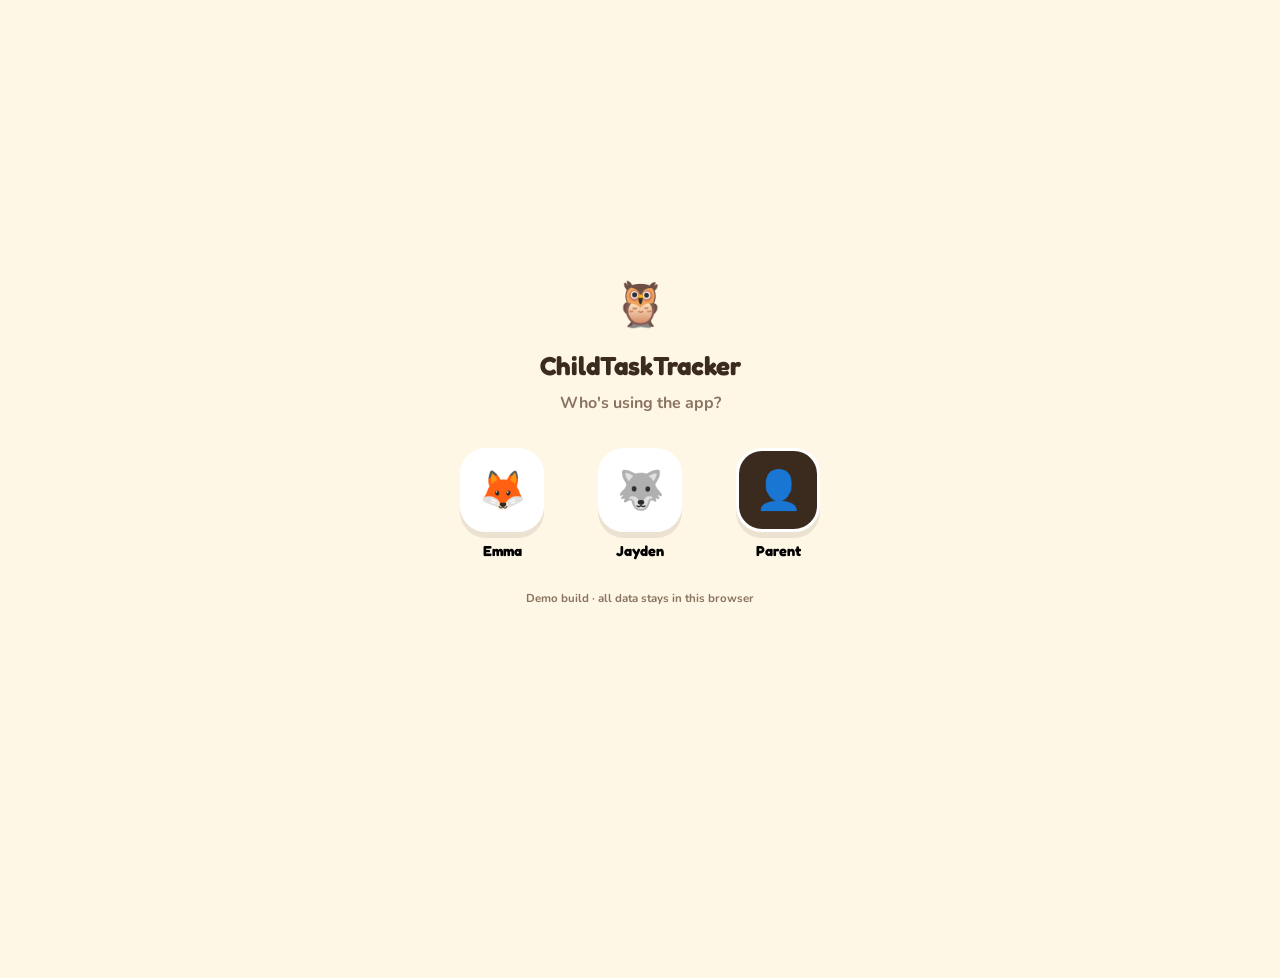
<file: index.html>
<!doctype html>
<html lang="en">
<head>
<meta charset="UTF-8">
<title>ChildTaskTracker</title>
<meta name="viewport" content="width=device-width, initial-scale=1, viewport-fit=cover">
<meta name="description" content="A playful chore and rewards tracker for kids and parents.">
<link rel="icon" href="data:image/svg+xml,<svg xmlns=%22http://www.w3.org/2000/svg%22 viewBox=%220 0 100 100%22><text y=%22.9em%22 font-size=%2290%22>🦉</text></svg>">
<link rel="preconnect" href="https://fonts.googleapis.com">
<link rel="preconnect" href="https://fonts.gstatic.com" crossorigin>
<link href="https://fonts.googleapis.com/css2?family=Fredoka:wght@500;600;700&family=Nunito:wght@400;600;700;800&display=swap" rel="stylesheet">
<link rel="stylesheet" href="styles.css?v=4">
</head>
<body>
  <div id="app" role="main"></div>
  <div id="toast-root" aria-live="polite"></div>
  <div id="modal-root"></div>
  <script src="ai.js?v=4"></script>
  <script src="app.js?v=4"></script>
</body>
</html>
</file>
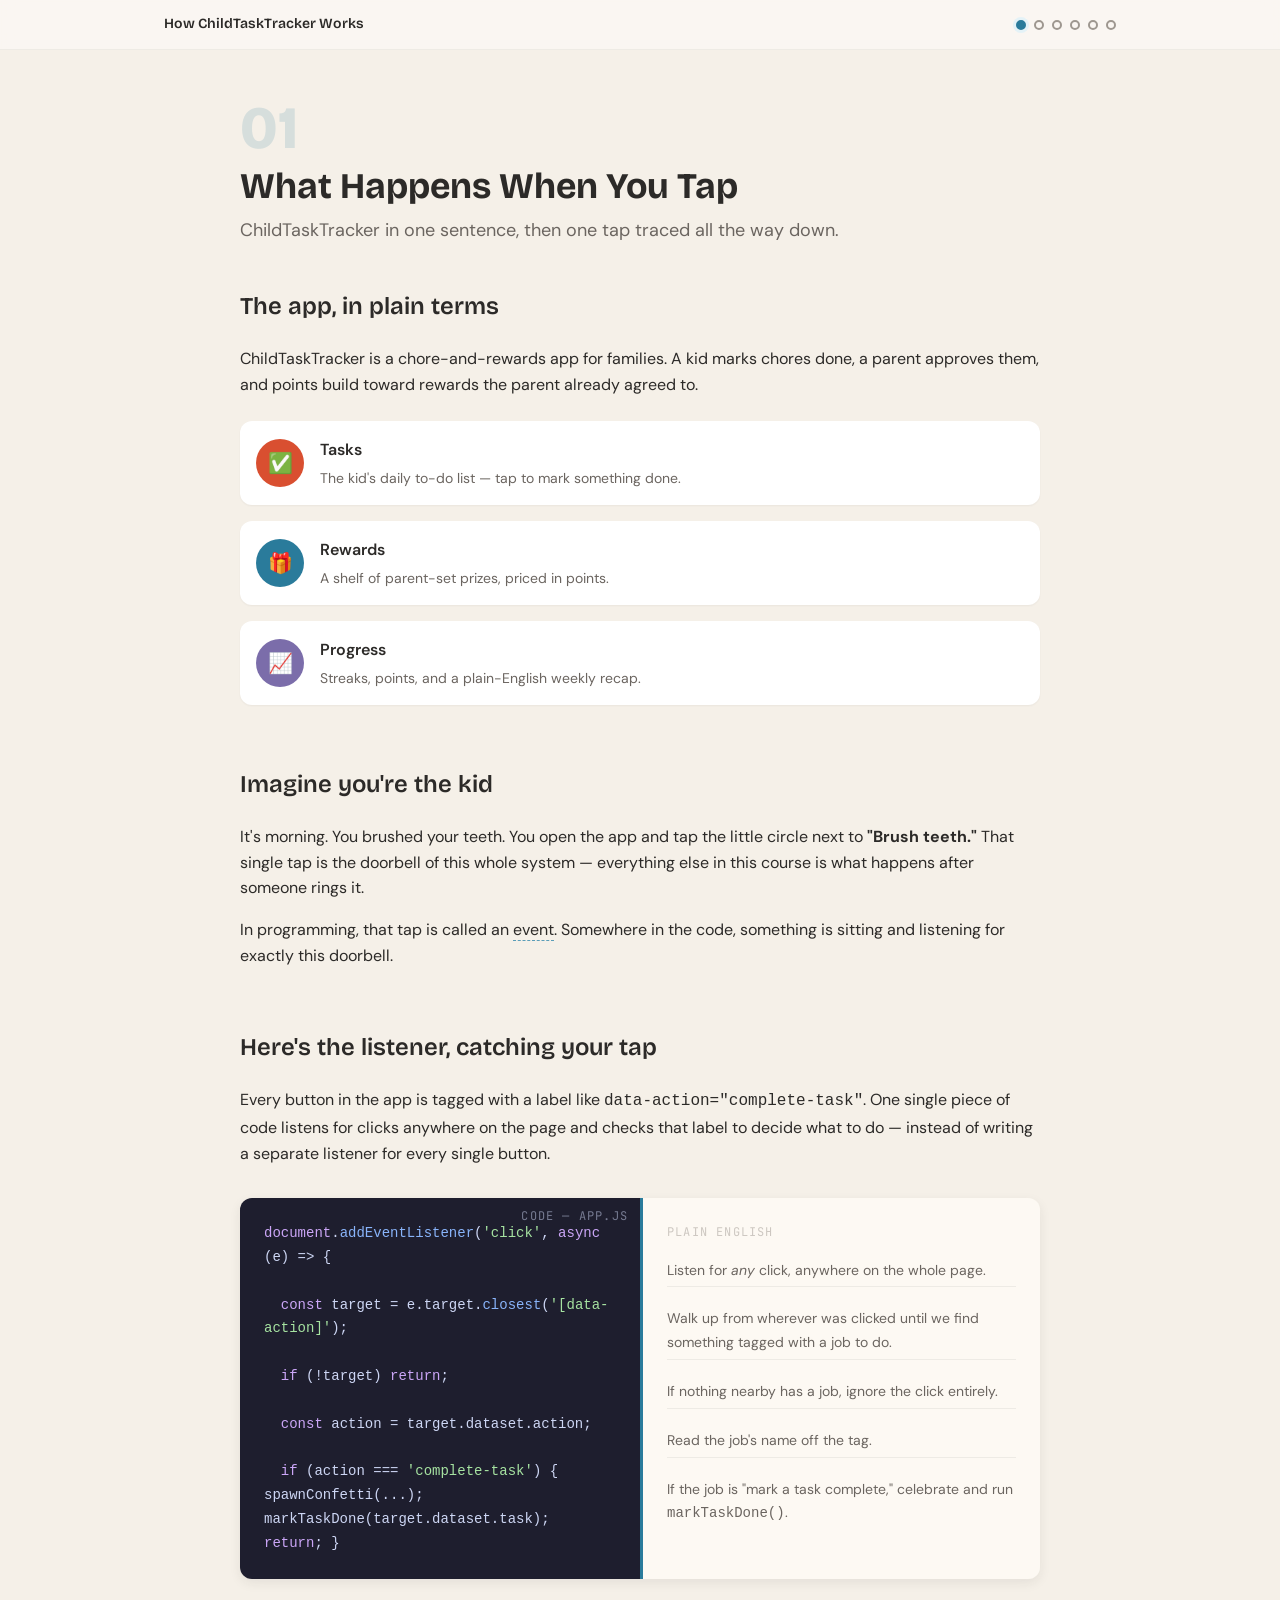
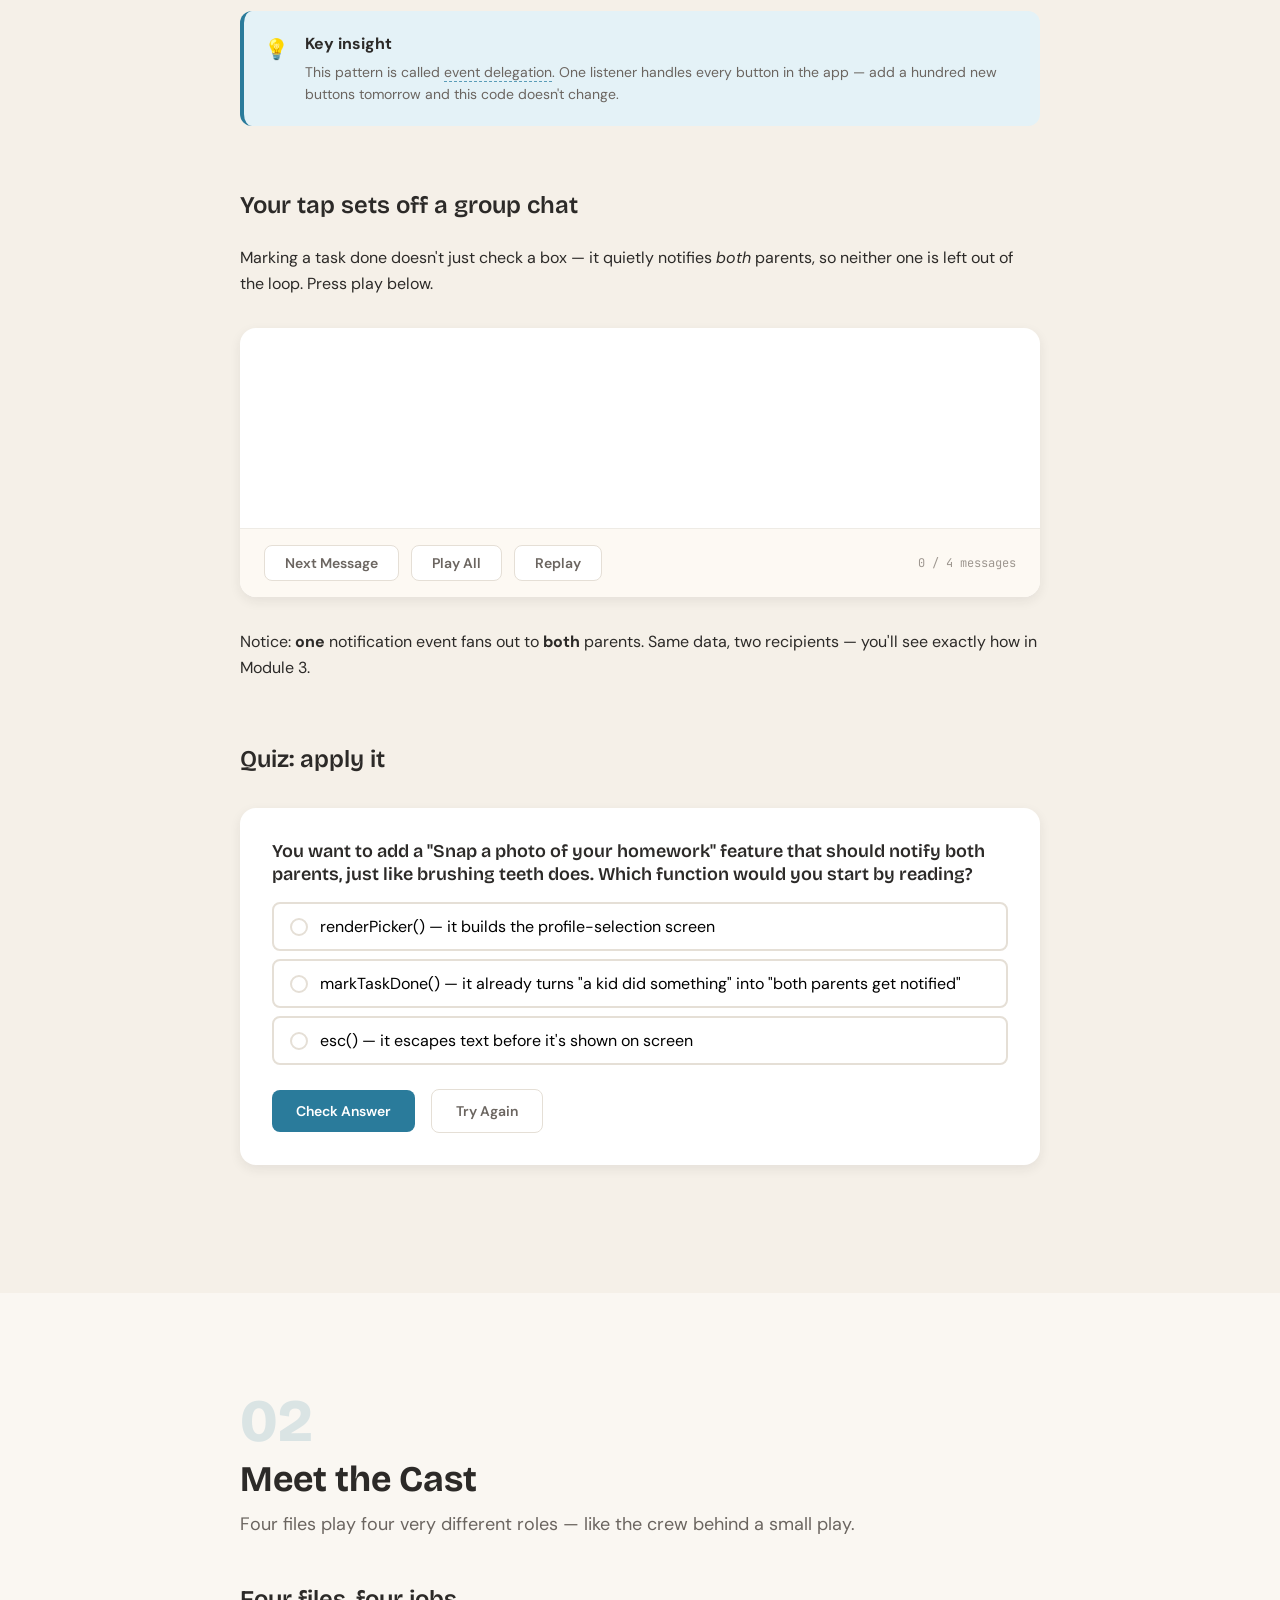
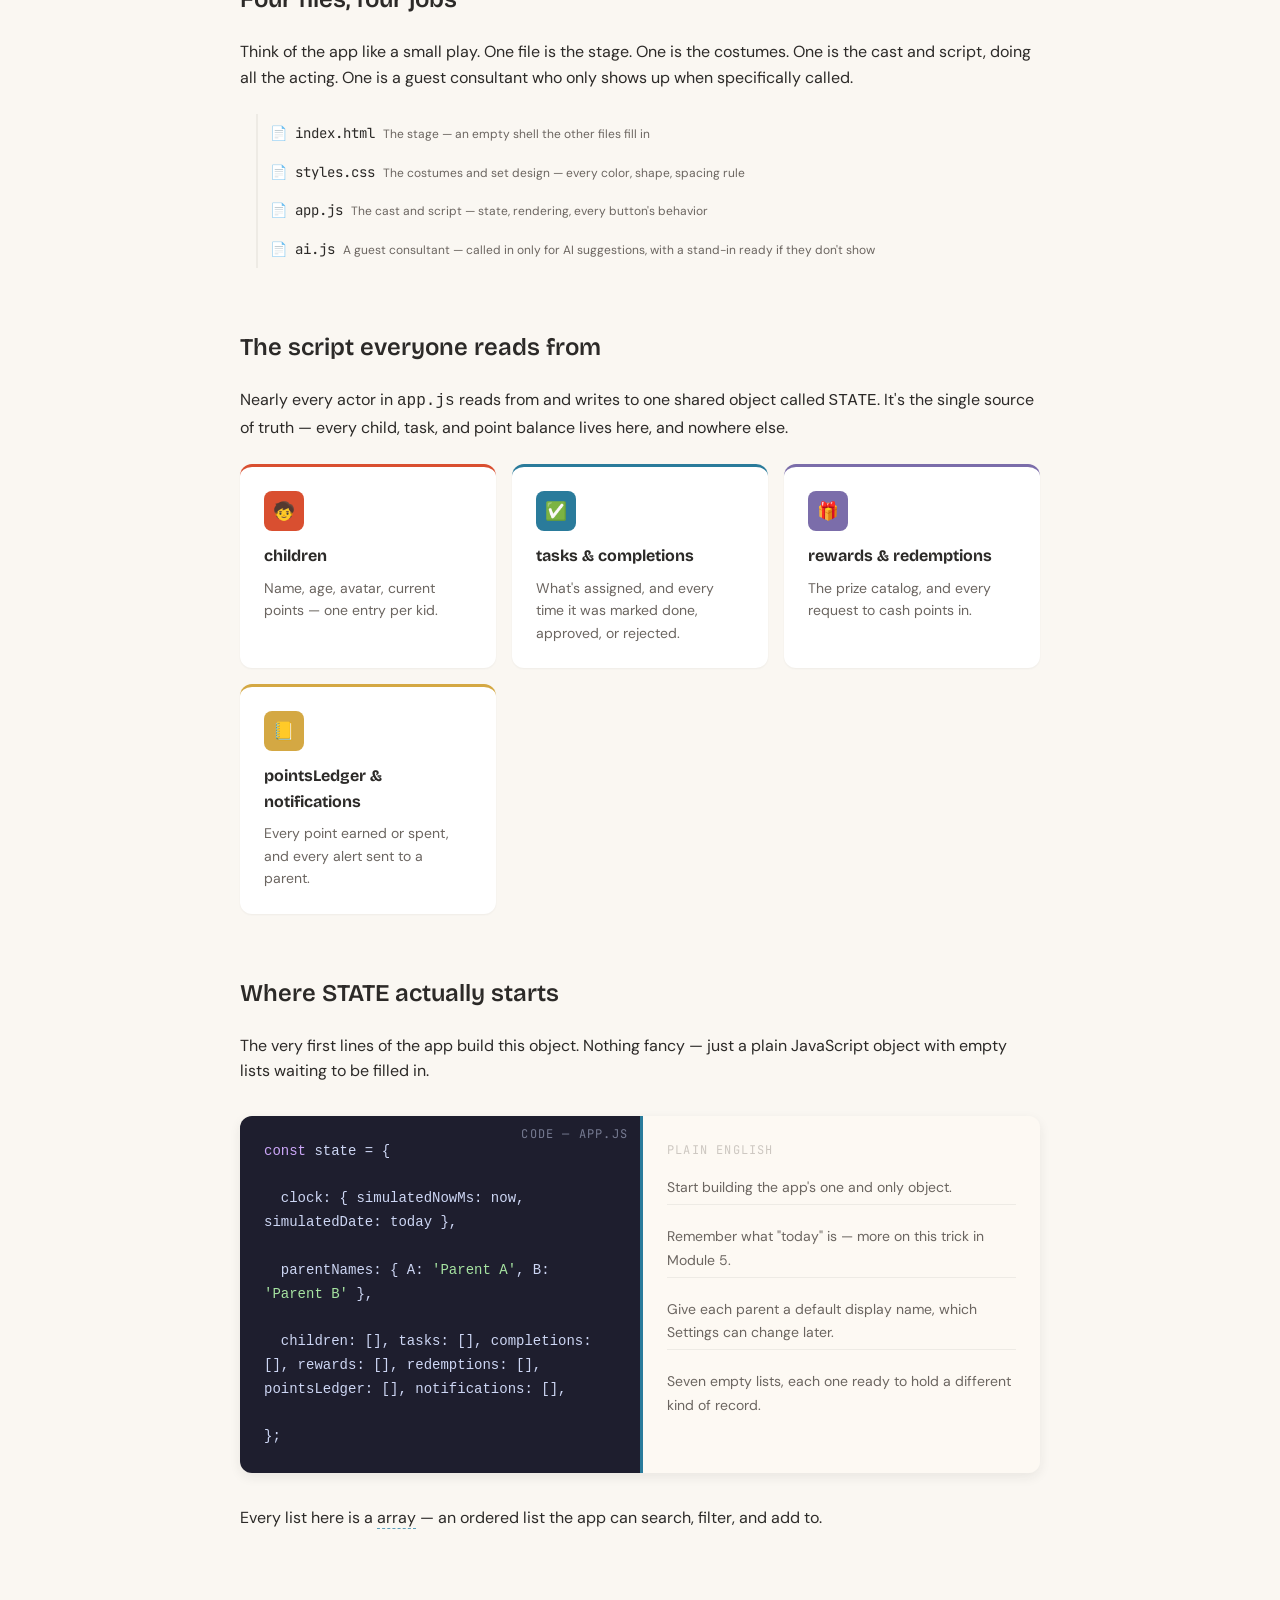
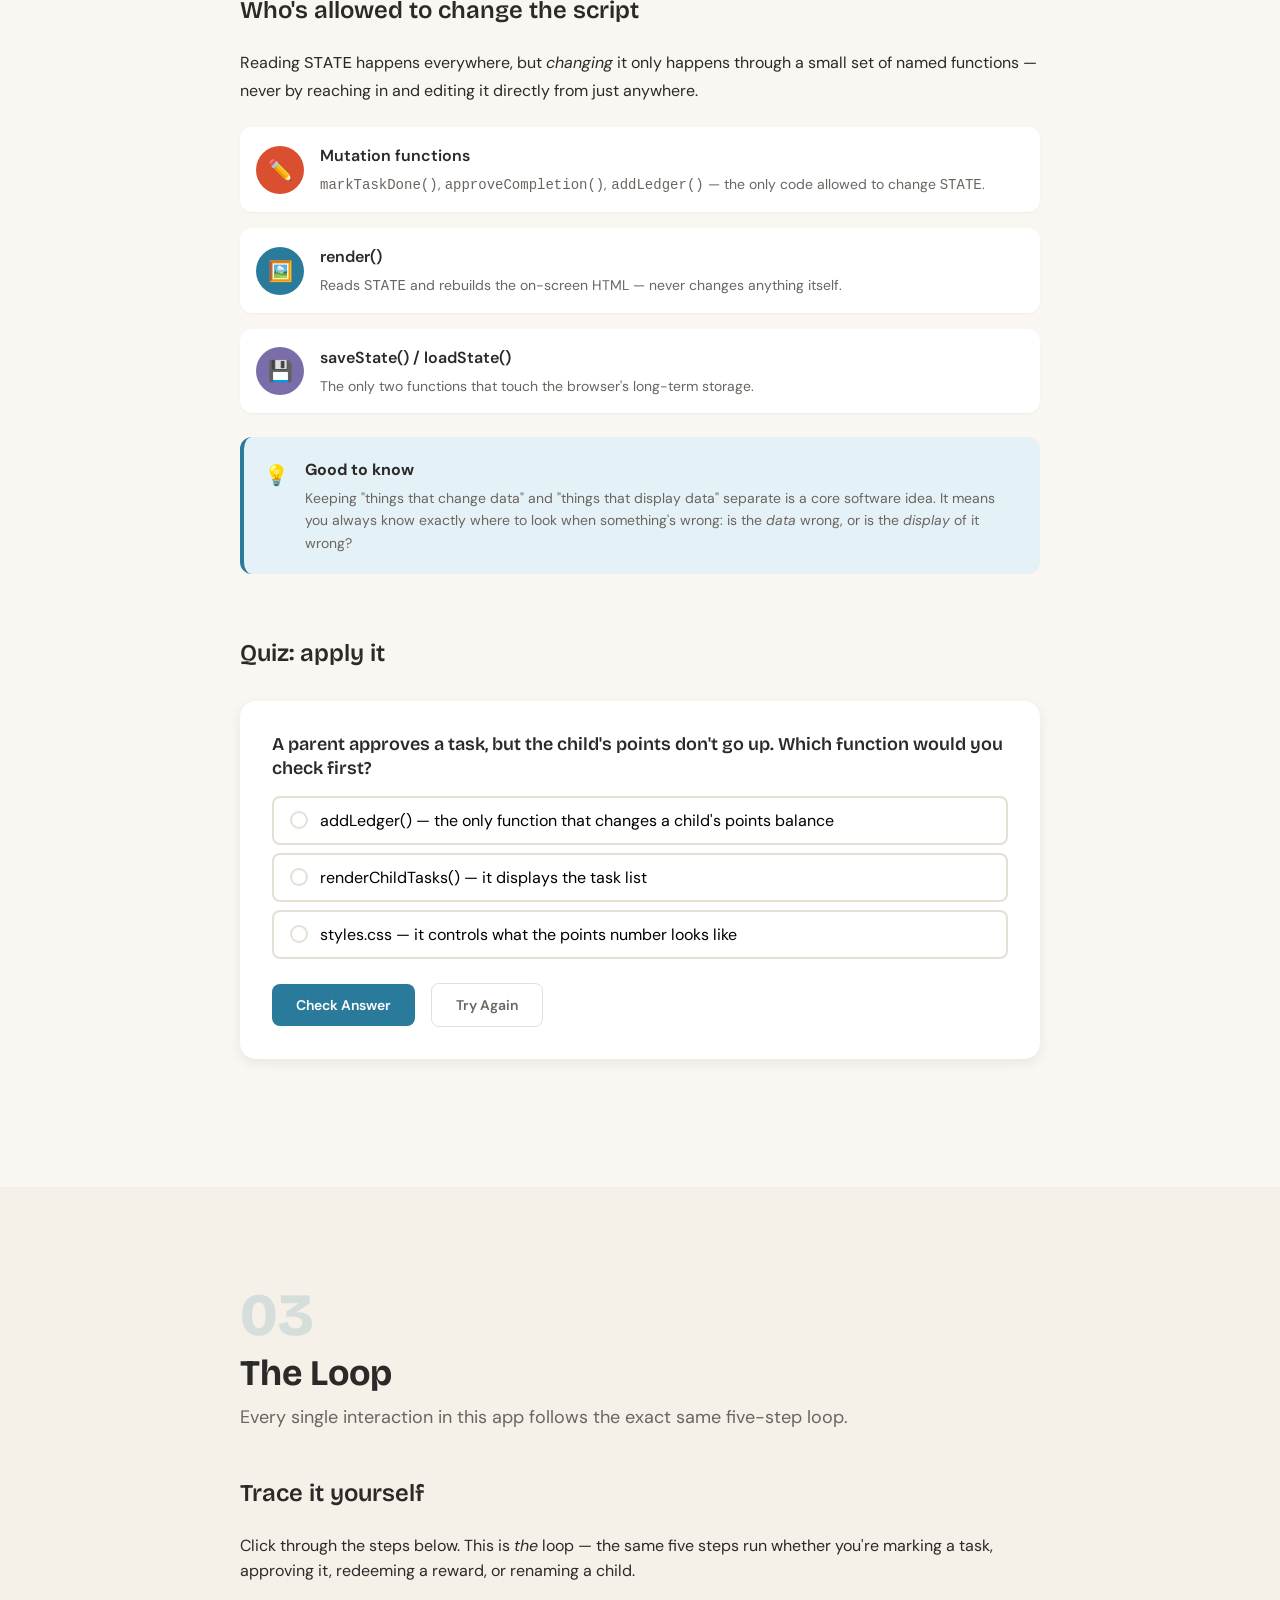
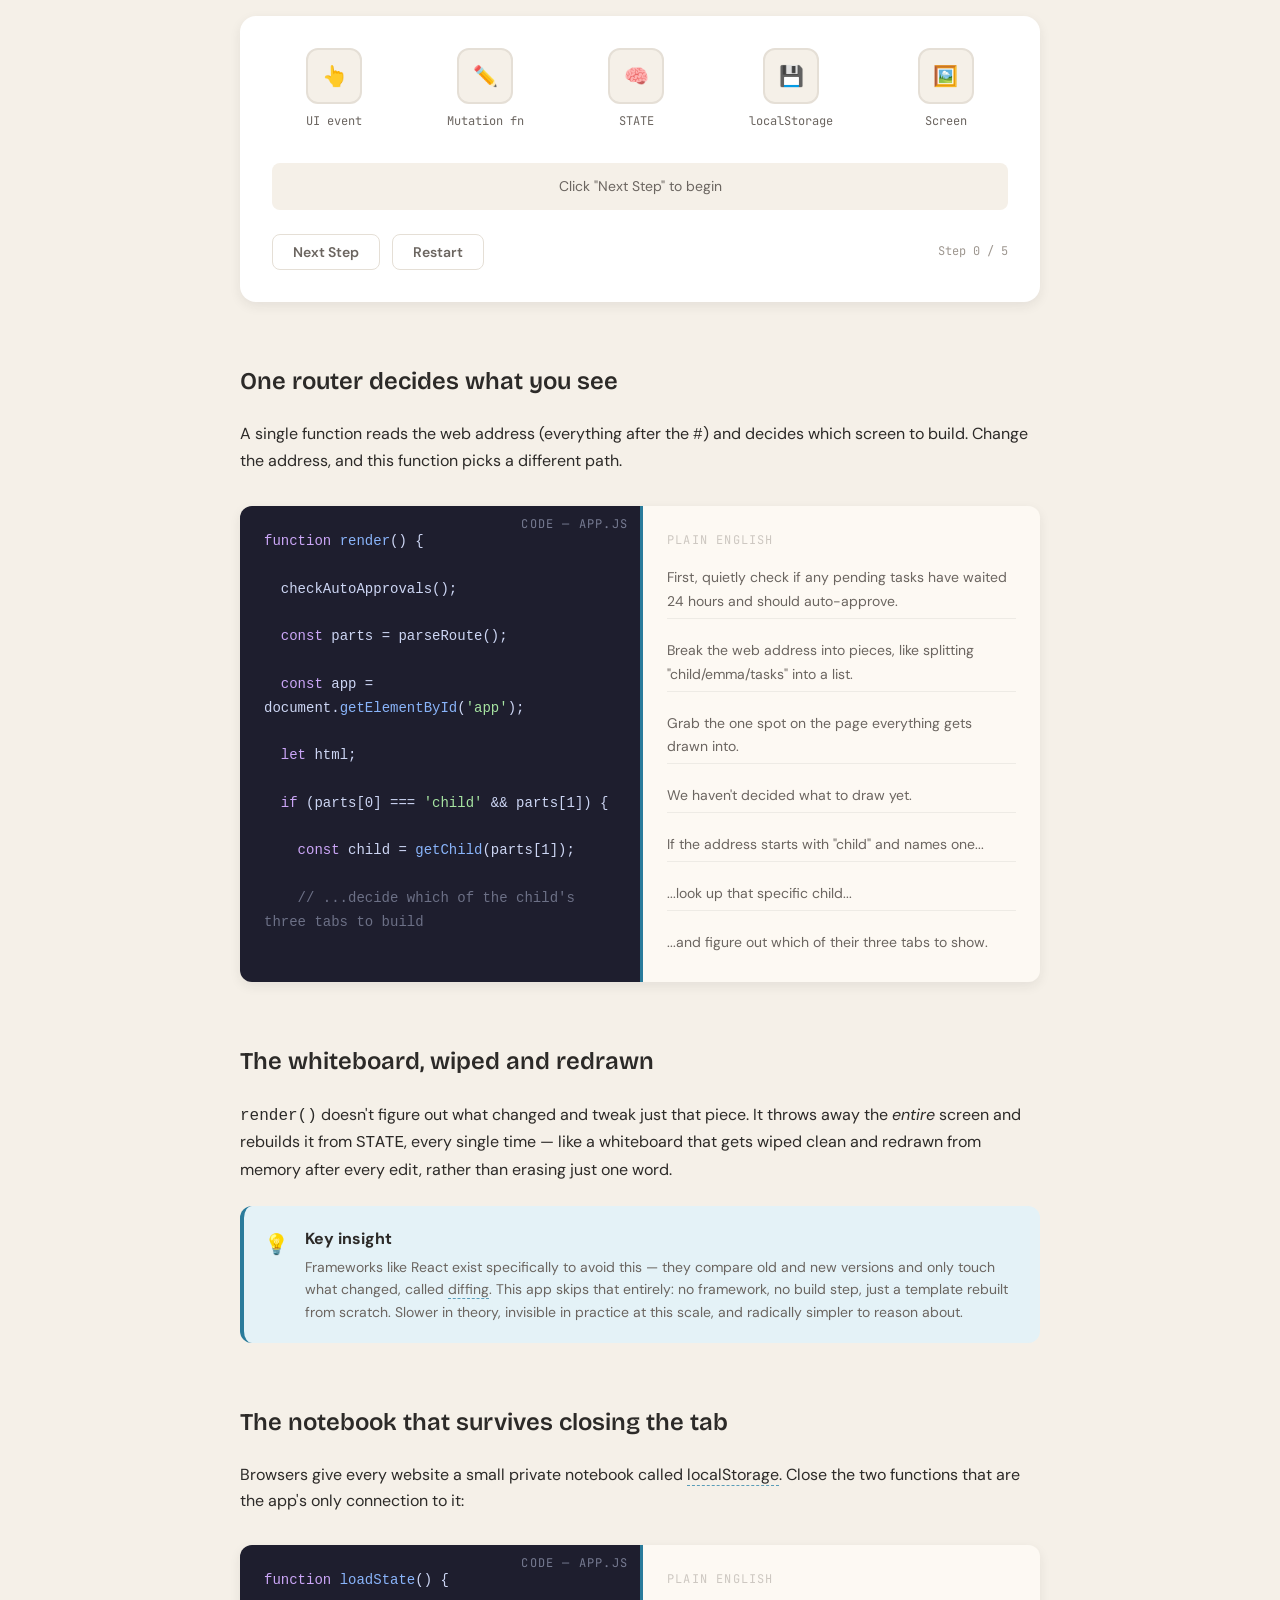
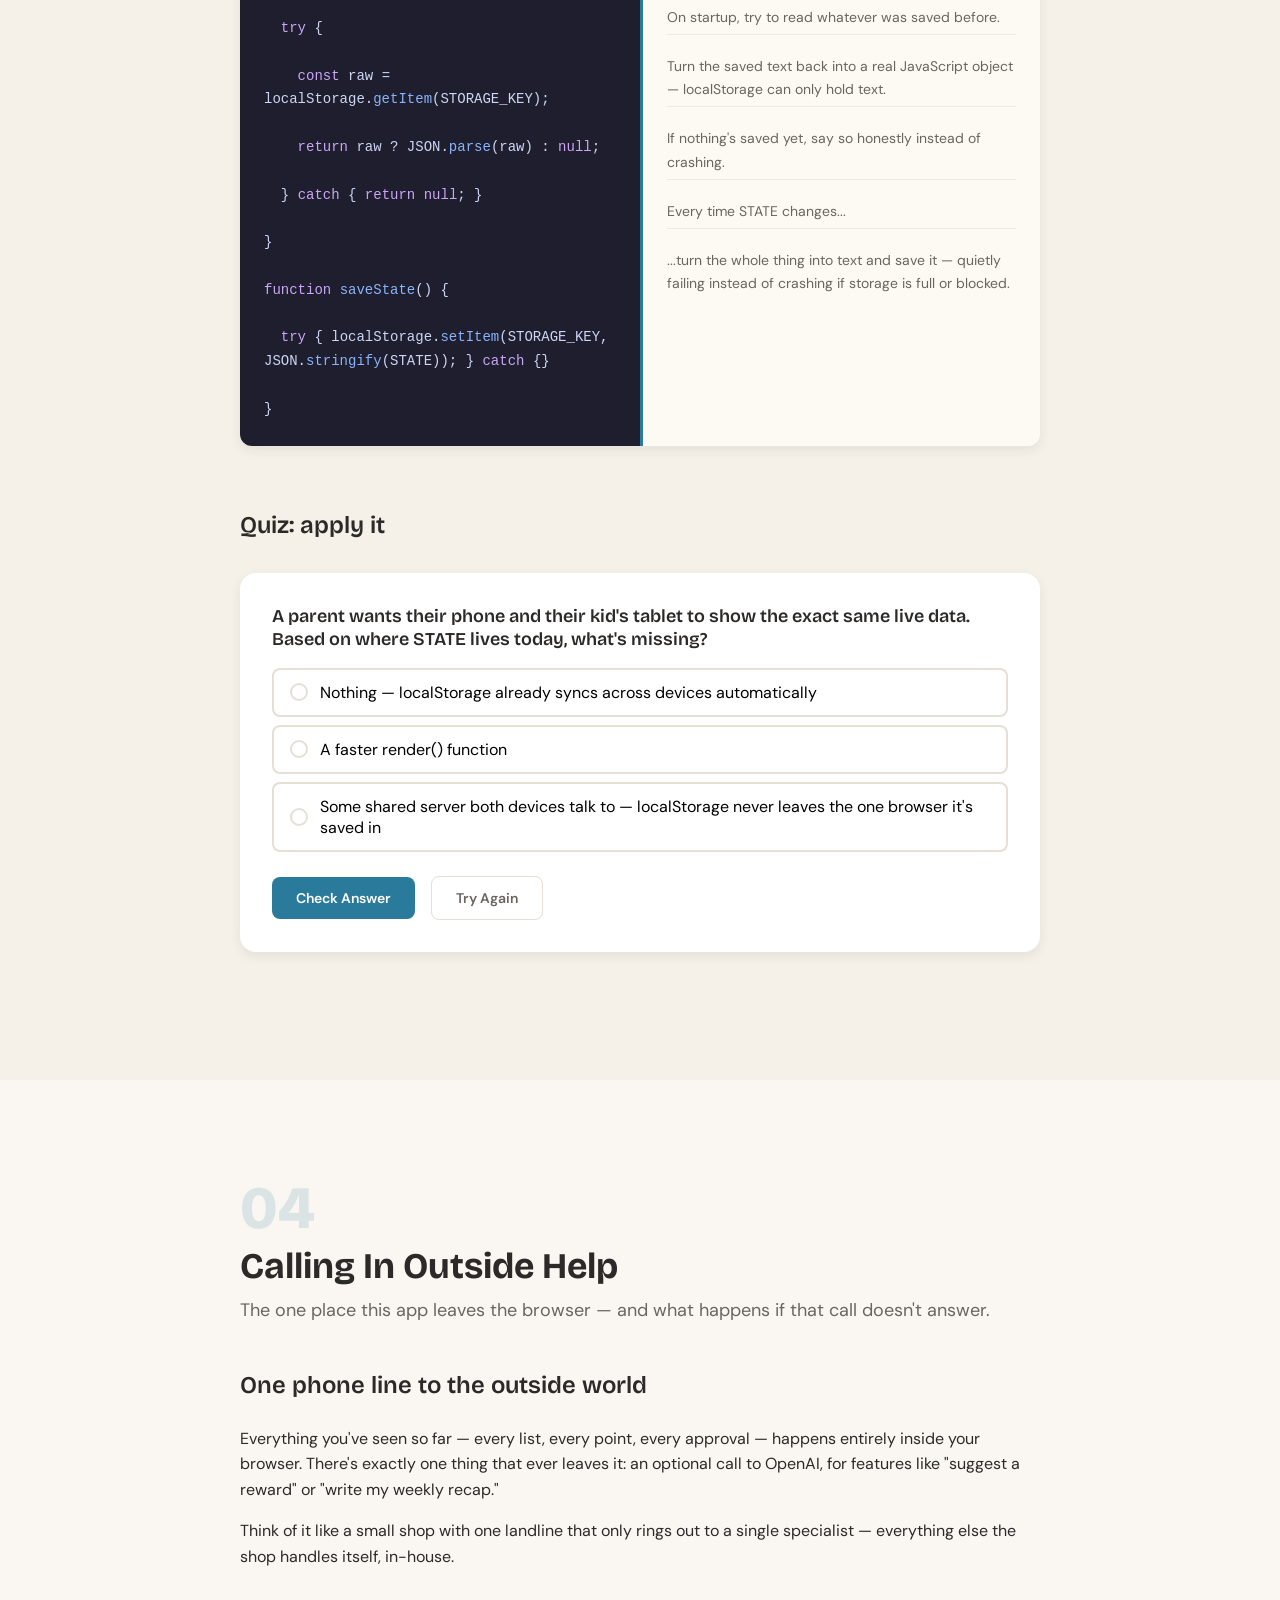
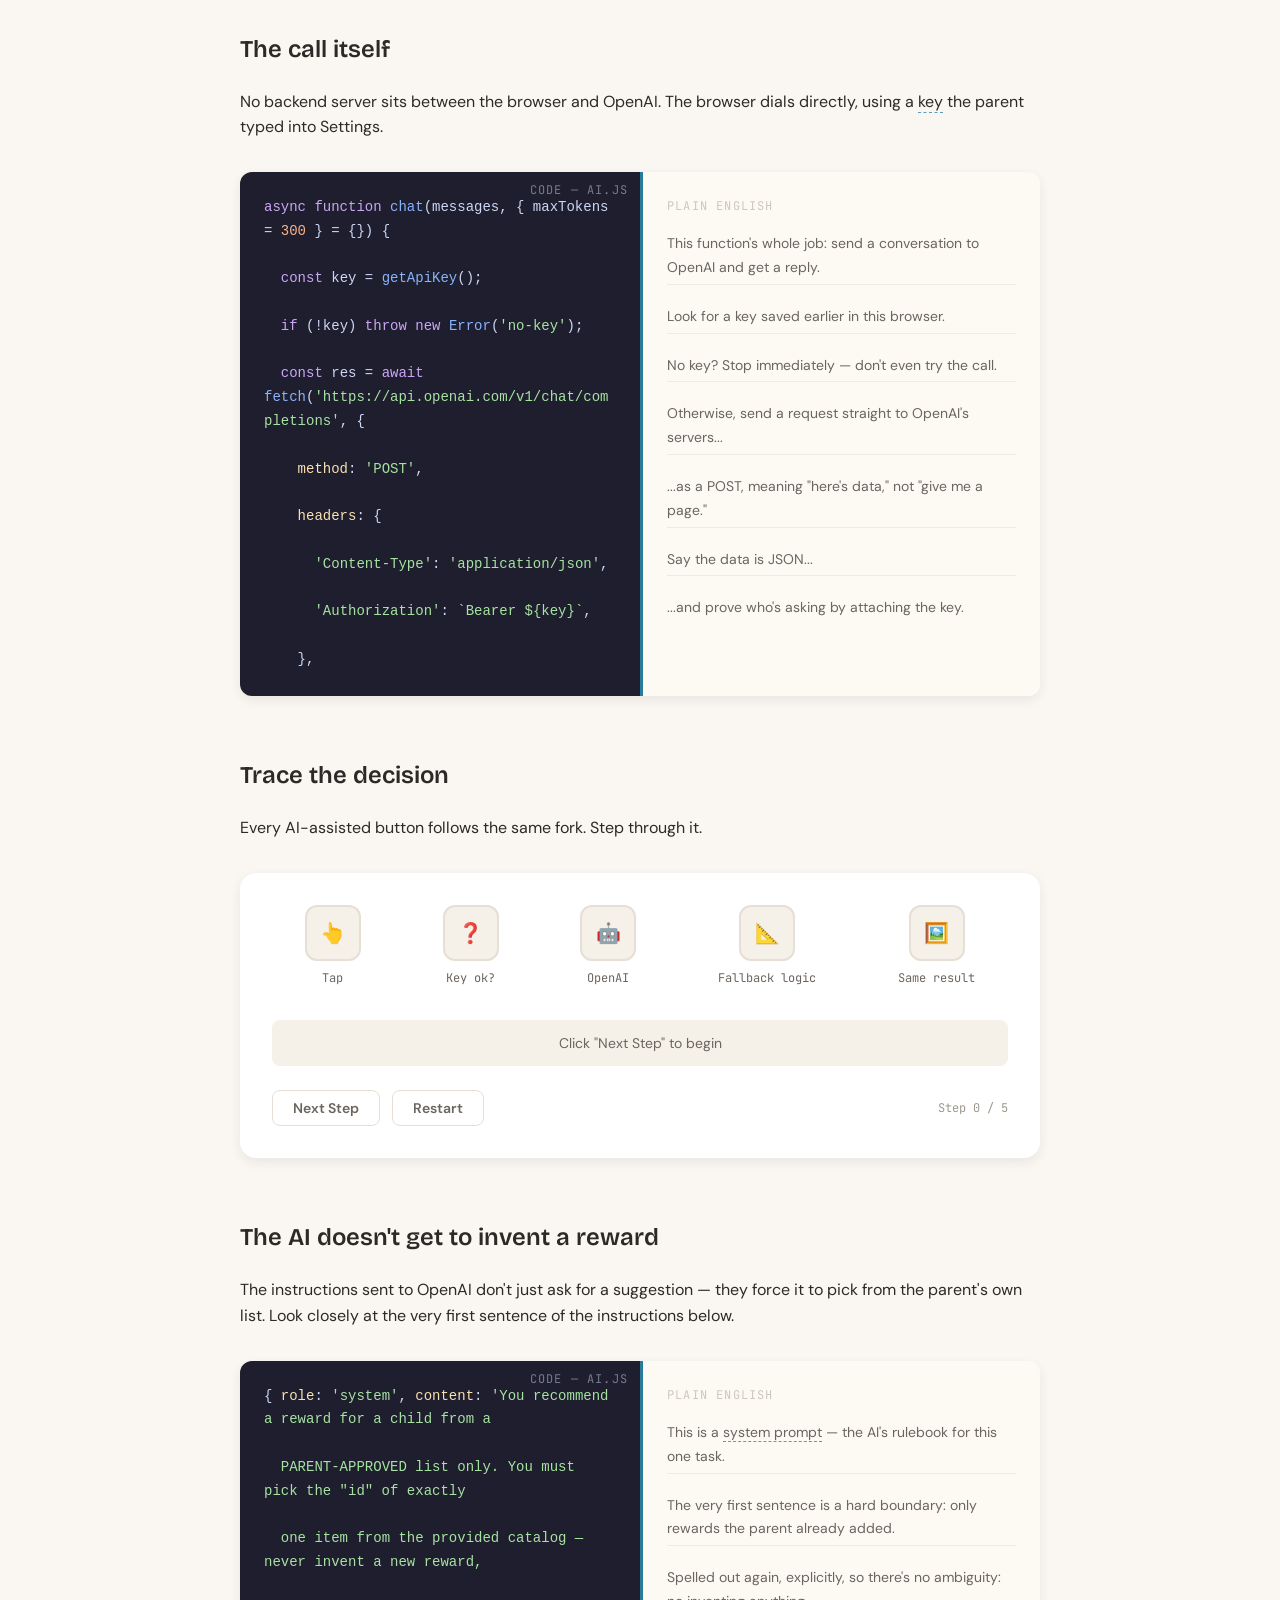
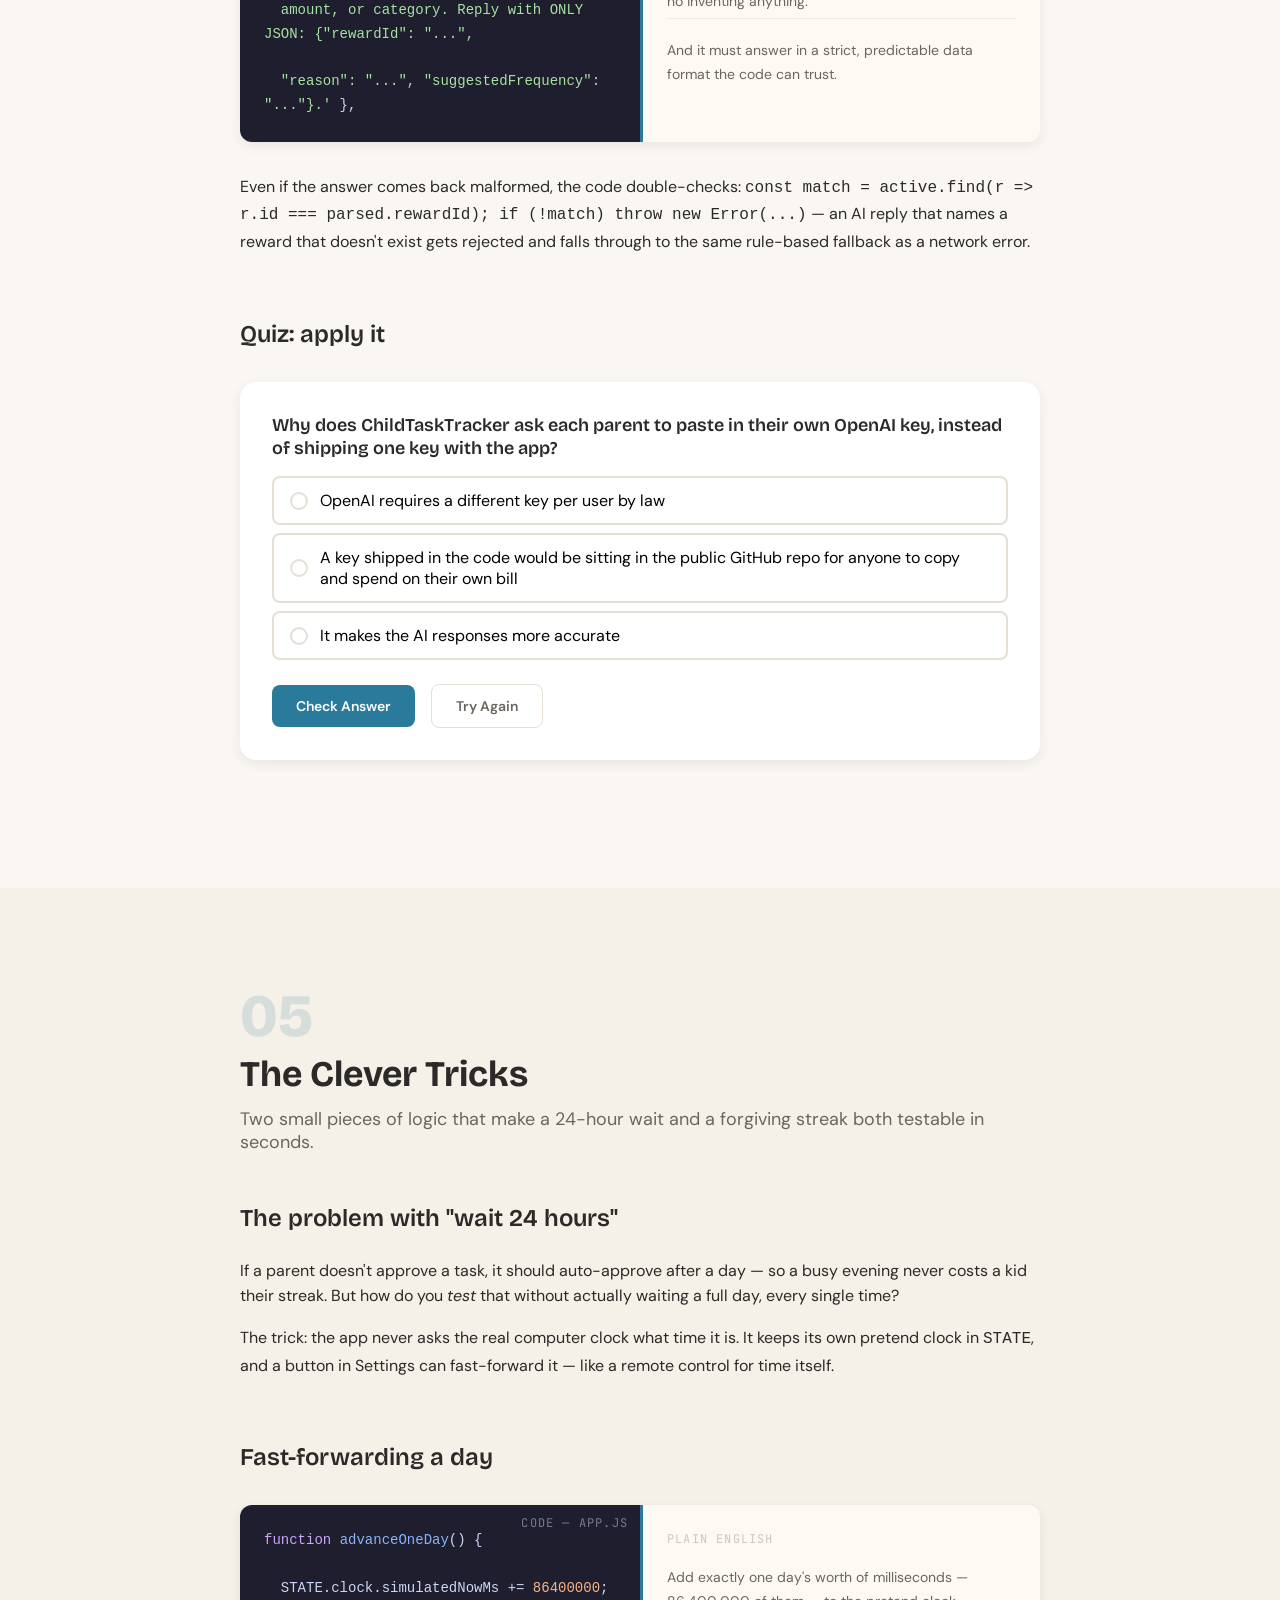
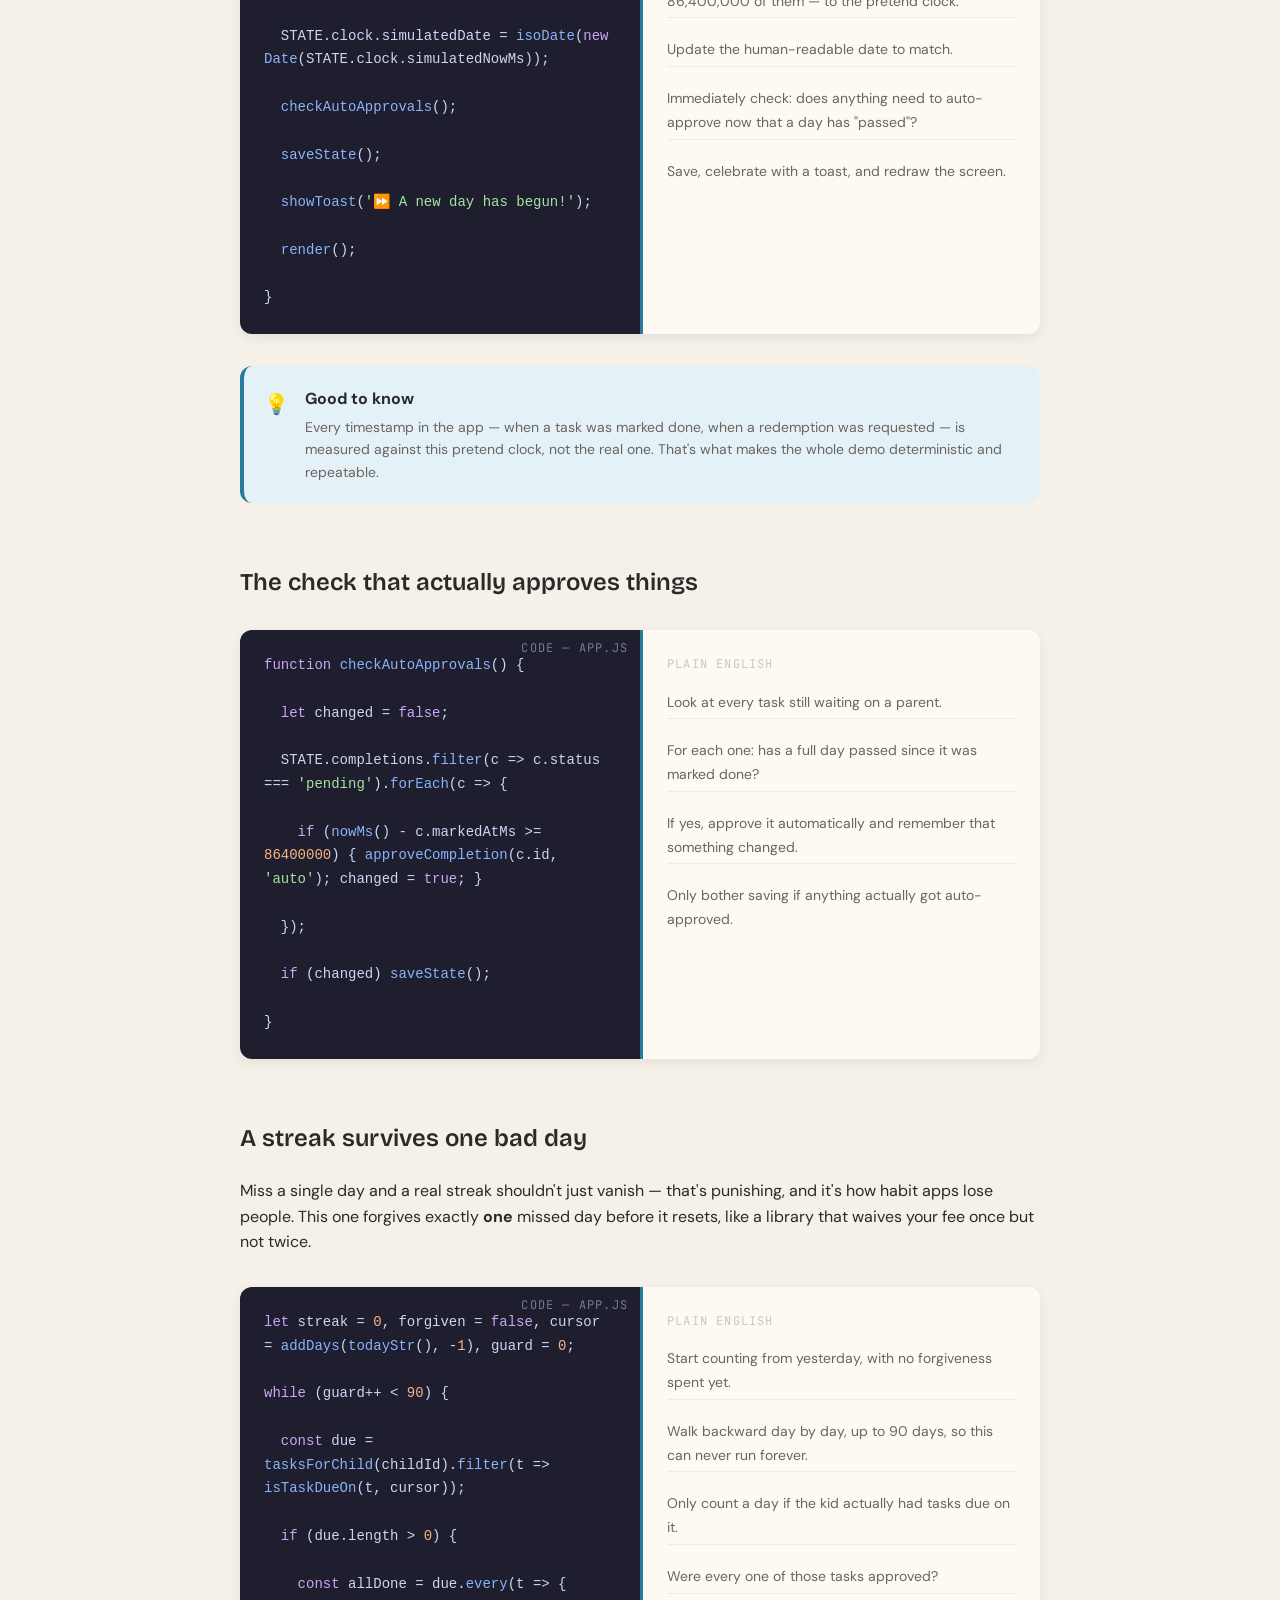
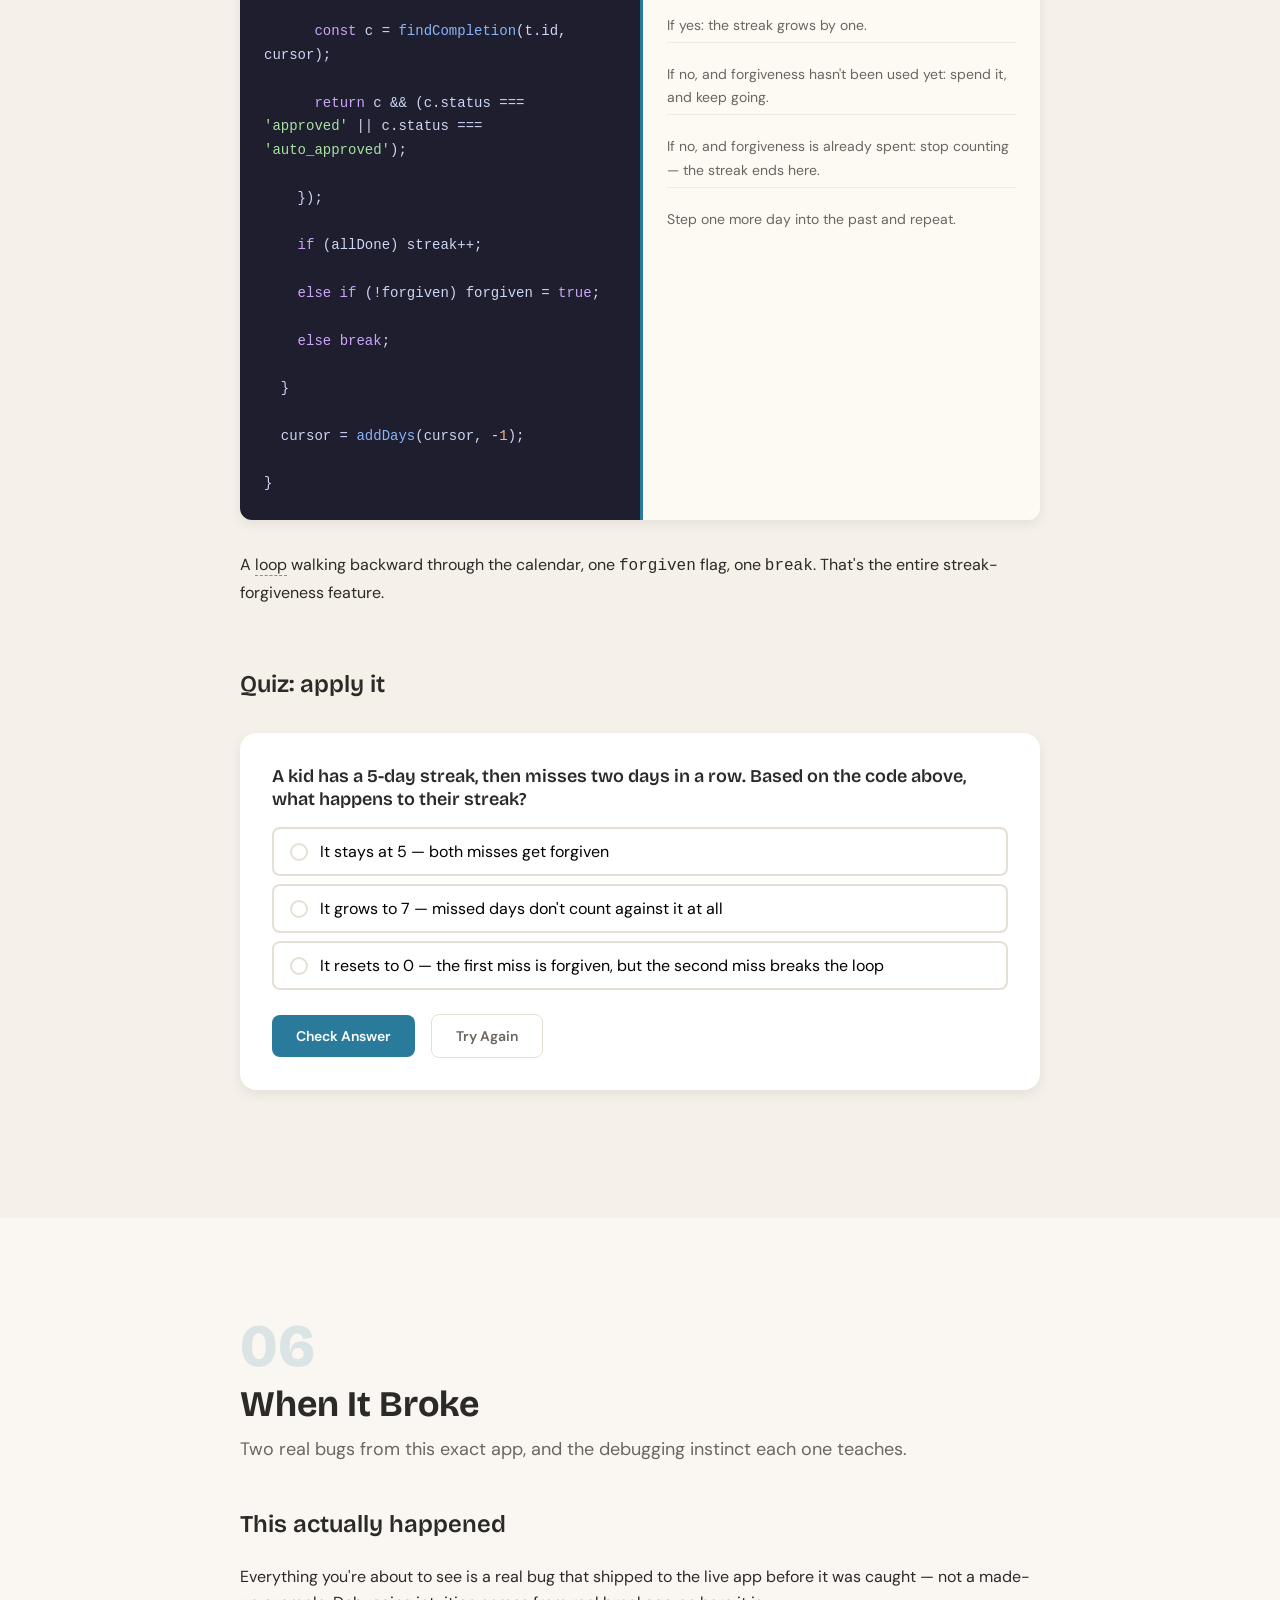
<file: course/index.html>
<!DOCTYPE html>
<html lang="en">
<head>
  <meta charset="UTF-8">
  <meta name="viewport" content="width=device-width, initial-scale=1.0">
  <title>How ChildTaskTracker Works</title>

  <!-- Google Fonts: Bricolage Grotesque · DM Sans · JetBrains Mono -->
  <link rel="preconnect" href="https://fonts.googleapis.com">
  <link rel="preconnect" href="https://fonts.gstatic.com" crossorigin>
  <link href="https://fonts.googleapis.com/css2?family=Bricolage+Grotesque:opsz,wght@12..96,400;12..96,600;12..96,700;12..96,800&family=DM+Sans:ital,opsz,wght@0,9..40,300;0,9..40,400;0,9..40,500;0,9..40,600;0,9..40,700;1,9..40,400;1,9..40,500&family=JetBrains+Mono:wght@400;500;600&display=swap" rel="stylesheet">

  <link rel="stylesheet" href="styles.css">

  <style>
    :root {
      --color-accent:       #2A7B9B;
      --color-accent-hover: #1F6280;
      --color-accent-light: #E4F2F7;
      --color-accent-muted: #5A9DB8;
    }
  </style>

  <script src="main.js" defer></script>
</head>
<body>

  <nav class="nav" id="nav">
    <div class="progress-bar" id="progress-bar" role="progressbar" aria-valuenow="0" aria-valuemin="0" aria-valuemax="100"></div>
    <div class="nav-inner">
      <span class="nav-title">How ChildTaskTracker Works</span>
      <div class="nav-dots" id="nav-dots" role="tablist">
        <button class="nav-dot" data-target="module-1" data-tooltip="What Happens When You Tap" role="tab" aria-label="Module 1: What Happens When You Tap"></button>
        <button class="nav-dot" data-target="module-2" data-tooltip="Meet the Cast" role="tab" aria-label="Module 2: Meet the Cast"></button>
        <button class="nav-dot" data-target="module-3" data-tooltip="The Loop" role="tab" aria-label="Module 3: The Loop"></button>
        <button class="nav-dot" data-target="module-4" data-tooltip="Calling In Outside Help" role="tab" aria-label="Module 4: Calling In Outside Help"></button>
        <button class="nav-dot" data-target="module-5" data-tooltip="The Clever Tricks" role="tab" aria-label="Module 5: The Clever Tricks"></button>
        <button class="nav-dot" data-target="module-6" data-tooltip="When It Broke" role="tab" aria-label="Module 6: When It Broke"></button>
      </div>
    </div>
  </nav>

  <main id="main">
    <!-- modules/*.html content is assembled here by build.sh -->
<section class="module" id="module-1" style="background: var(--color-bg-warm)">
  <div class="module-content">
    <header class="module-header animate-in">
      <span class="module-number">01</span>
      <h1 class="module-title">What Happens When You Tap</h1>
      <p class="module-subtitle">ChildTaskTracker in one sentence, then one tap traced all the way down.</p>
    </header>

    <div class="module-body">

      <section class="screen animate-in">
        <h2 class="screen-heading">The app, in plain terms</h2>
        <p>ChildTaskTracker is a chore-and-rewards app for families. A kid marks chores done, a parent approves them, and points build toward rewards the parent already agreed to.</p>
        <div class="icon-rows">
          <div class="icon-row">
            <div class="icon-circle" style="background: var(--color-actor-1)">✅</div>
            <div><strong>Tasks</strong><p>The kid's daily to-do list — tap to mark something done.</p></div>
          </div>
          <div class="icon-row">
            <div class="icon-circle" style="background: var(--color-actor-2)">🎁</div>
            <div><strong>Rewards</strong><p>A shelf of parent-set prizes, priced in points.</p></div>
          </div>
          <div class="icon-row">
            <div class="icon-circle" style="background: var(--color-actor-3)">📈</div>
            <div><strong>Progress</strong><p>Streaks, points, and a plain-English weekly recap.</p></div>
          </div>
        </div>
      </section>

      <section class="screen animate-in">
        <h2 class="screen-heading">Imagine you're the kid</h2>
        <p>It's morning. You brushed your teeth. You open the app and tap the little circle next to <strong>"Brush teeth."</strong> That single tap is the doorbell of this whole system — everything else in this course is what happens after someone rings it.</p>
        <p>In programming, that tap is called an
          <span class="term" data-definition="An event is something that happens — a click, a key press, a page loading — that code can 'listen' for and react to. It's the trigger that kicks off everything else.">event</span>.
          Somewhere in the code, something is sitting and listening for exactly this doorbell.
        </p>
      </section>

      <section class="screen animate-in">
        <h2 class="screen-heading">Here's the listener, catching your tap</h2>
        <p>Every button in the app is tagged with a label like <code>data-action="complete-task"</code>. One single piece of code listens for clicks anywhere on the page and checks that label to decide what to do — instead of writing a separate listener for every single button.</p>
        <div class="translation-block animate-in">
          <div class="translation-code">
            <span class="translation-label">CODE — app.js</span>
            <pre><code><span class="code-line"><span class="code-keyword">document</span>.<span class="code-function">addEventListener</span>(<span class="code-string">'click'</span>, <span class="code-keyword">async</span> (e) => {</span>
<span class="code-line">  <span class="code-keyword">const</span> target = e.target.<span class="code-function">closest</span>(<span class="code-string">'[data-action]'</span>);</span>
<span class="code-line">  <span class="code-keyword">if</span> (!target) <span class="code-keyword">return</span>;</span>
<span class="code-line">  <span class="code-keyword">const</span> action = target.dataset.action;</span>
<span class="code-line">  <span class="code-keyword">if</span> (action === <span class="code-string">'complete-task'</span>) { spawnConfetti(...); markTaskDone(target.dataset.task); <span class="code-keyword">return</span>; }</span></code></pre>
          </div>
          <div class="translation-english">
            <span class="translation-label">PLAIN ENGLISH</span>
            <div class="translation-lines">
              <p class="tl">Listen for <em>any</em> click, anywhere on the whole page.</p>
              <p class="tl">Walk up from wherever was clicked until we find something tagged with a job to do.</p>
              <p class="tl">If nothing nearby has a job, ignore the click entirely.</p>
              <p class="tl">Read the job's name off the tag.</p>
              <p class="tl">If the job is "mark a task complete," celebrate and run <code>markTaskDone()</code>.</p>
            </div>
          </div>
        </div>
        <div class="callout callout-accent">
          <div class="callout-icon">💡</div>
          <div class="callout-content">
            <strong class="callout-title">Key insight</strong>
            <p>This pattern is called <span class="term" data-definition="Event delegation means putting one listener on a parent element instead of a separate listener on every child button — clicks 'bubble up' to the parent, which figures out what was actually clicked.">event delegation</span>. One listener handles every button in the app — add a hundred new buttons tomorrow and this code doesn't change.</p>
          </div>
        </div>
      </section>

      <section class="screen animate-in">
        <h2 class="screen-heading">Your tap sets off a group chat</h2>
        <p>Marking a task done doesn't just check a box — it quietly notifies <em>both</em> parents, so neither one is left out of the loop. Press play below.</p>
        <div class="chat-window" id="chat-module1">
          <div class="chat-messages">
            <div class="chat-message" data-msg="0" data-sender="kid" style="display:none">
              <div class="chat-avatar" style="background: var(--color-actor-1)">🦊</div>
              <div class="chat-bubble">
                <span class="chat-sender" style="color: var(--color-actor-1)">Emma (kid view)</span>
                <p>taps ✓ on "Brush teeth"</p>
              </div>
            </div>
            <div class="chat-message" data-msg="1" data-sender="app" style="display:none">
              <div class="chat-avatar" style="background: var(--color-actor-4)">⚙️</div>
              <div class="chat-bubble">
                <span class="chat-sender" style="color: var(--color-actor-4)">markTaskDone()</span>
                <p>status set to "pending" · notifyParents() called</p>
              </div>
            </div>
            <div class="chat-message" data-msg="2" data-sender="parentA" style="display:none">
              <div class="chat-avatar" style="background: var(--color-actor-2)">🔔</div>
              <div class="chat-bubble">
                <span class="chat-sender" style="color: var(--color-actor-2)">Parent A's notifications</span>
                <p>"Emma marked 'Brush teeth' done"</p>
              </div>
            </div>
            <div class="chat-message" data-msg="3" data-sender="parentB" style="display:none">
              <div class="chat-avatar" style="background: var(--color-actor-3)">🔔</div>
              <div class="chat-bubble">
                <span class="chat-sender" style="color: var(--color-actor-3)">Parent B's notifications</span>
                <p>"Emma marked 'Brush teeth' done"</p>
              </div>
            </div>
          </div>
          <div class="chat-typing" id="chat-typing" style="display:none">
            <div class="chat-avatar" id="typing-avatar">?</div>
            <div class="chat-typing-dots"><span class="typing-dot"></span><span class="typing-dot"></span><span class="typing-dot"></span></div>
          </div>
          <div class="chat-controls">
            <button class="btn chat-next-btn">Next Message</button>
            <button class="btn chat-all-btn">Play All</button>
            <button class="btn chat-reset-btn">Replay</button>
            <span class="chat-progress"></span>
          </div>
        </div>
        <p>Notice: <strong>one</strong> notification event fans out to <strong>both</strong> parents. Same data, two recipients — you'll see exactly how in Module 3.</p>
      </section>

      <section class="screen animate-in">
        <h2 class="screen-heading">Quiz: apply it</h2>
        <div class="quiz-container" id="quiz-module1">
          <div class="quiz-question-block"
               data-correct="option-b"
               data-explanation-right="Exactly — markTaskDone() is the function that already does 'find the task, change its status, tell both parents.' A new feature that fits that same shape should start from the function that already solves the closest problem, not from scratch."
               data-explanation-wrong="Not quite. Think about which existing function already does something very close to 'a kid does a thing, and both parents get told about it.'">
            <h3 class="quiz-question">You want to add a "Snap a photo of your homework" feature that should notify both parents, just like brushing teeth does. Which function would you start by reading?</h3>
            <div class="quiz-options">
              <button class="quiz-option" data-value="option-a" onclick="selectOption(this)"><div class="quiz-option-radio"></div><span>renderPicker() — it builds the profile-selection screen</span></button>
              <button class="quiz-option" data-value="option-b" onclick="selectOption(this)"><div class="quiz-option-radio"></div><span>markTaskDone() — it already turns "a kid did something" into "both parents get notified"</span></button>
              <button class="quiz-option" data-value="option-c" onclick="selectOption(this)"><div class="quiz-option-radio"></div><span>esc() — it escapes text before it's shown on screen</span></button>
            </div>
            <div class="quiz-feedback"></div>
          </div>
          <button class="quiz-check-btn" onclick="checkQuiz('quiz-module1')">Check Answer</button>
          <button class="quiz-reset-btn" onclick="resetQuiz('quiz-module1')">Try Again</button>
        </div>
      </section>

    </div>
  </div>
</section>
<section class="module" id="module-2" style="background: var(--color-bg)">
  <div class="module-content">
    <header class="module-header animate-in">
      <span class="module-number">02</span>
      <h1 class="module-title">Meet the Cast</h1>
      <p class="module-subtitle">Four files play four very different roles — like the crew behind a small play.</p>
    </header>

    <div class="module-body">

      <section class="screen animate-in">
        <h2 class="screen-heading">Four files, four jobs</h2>
        <p>Think of the app like a small play. One file is the stage. One is the costumes. One is the cast and script, doing all the acting. One is a guest consultant who only shows up when specifically called.</p>
        <div class="file-tree">
          <div class="ft-file"><span class="ft-name">index.html</span><span class="ft-desc">The stage — an empty shell the other files fill in</span></div>
          <div class="ft-file"><span class="ft-name">styles.css</span><span class="ft-desc">The costumes and set design — every color, shape, spacing rule</span></div>
          <div class="ft-file"><span class="ft-name">app.js</span><span class="ft-desc">The cast and script — state, rendering, every button's behavior</span></div>
          <div class="ft-file"><span class="ft-name">ai.js</span><span class="ft-desc">A guest consultant — called in only for AI suggestions, with a stand-in ready if they don't show</span></div>
        </div>
      </section>

      <section class="screen animate-in">
        <h2 class="screen-heading">The script everyone reads from</h2>
        <p>Nearly every actor in <code>app.js</code> reads from and writes to one shared object called <code>STATE</code>. It's the single source of truth — every child, task, and point balance lives here, and nowhere else.</p>
        <div class="pattern-cards">
          <div class="pattern-card" style="border-top: 3px solid var(--color-actor-1)"><div class="pattern-icon" style="background: var(--color-actor-1)">🧒</div><h4 class="pattern-title">children</h4><p class="pattern-desc">Name, age, avatar, current points — one entry per kid.</p></div>
          <div class="pattern-card" style="border-top: 3px solid var(--color-actor-2)"><div class="pattern-icon" style="background: var(--color-actor-2)">✅</div><h4 class="pattern-title">tasks &amp; completions</h4><p class="pattern-desc">What's assigned, and every time it was marked done, approved, or rejected.</p></div>
          <div class="pattern-card" style="border-top: 3px solid var(--color-actor-3)"><div class="pattern-icon" style="background: var(--color-actor-3)">🎁</div><h4 class="pattern-title">rewards &amp; redemptions</h4><p class="pattern-desc">The prize catalog, and every request to cash points in.</p></div>
          <div class="pattern-card" style="border-top: 3px solid var(--color-actor-4)"><div class="pattern-icon" style="background: var(--color-actor-4)">📒</div><h4 class="pattern-title">pointsLedger &amp; notifications</h4><p class="pattern-desc">Every point earned or spent, and every alert sent to a parent.</p></div>
        </div>
      </section>

      <section class="screen animate-in">
        <h2 class="screen-heading">Where STATE actually starts</h2>
        <p>The very first lines of the app build this object. Nothing fancy — just a plain JavaScript object with empty lists waiting to be filled in.</p>
        <div class="translation-block animate-in">
          <div class="translation-code">
            <span class="translation-label">CODE — app.js</span>
            <pre><code><span class="code-line"><span class="code-keyword">const</span> state = {</span>
<span class="code-line">  clock: { simulatedNowMs: now, simulatedDate: today },</span>
<span class="code-line">  parentNames: { A: <span class="code-string">'Parent A'</span>, B: <span class="code-string">'Parent B'</span> },</span>
<span class="code-line">  children: [], tasks: [], completions: [], rewards: [], redemptions: [], pointsLedger: [], notifications: [],</span>
<span class="code-line">};</span></code></pre>
          </div>
          <div class="translation-english">
            <span class="translation-label">PLAIN ENGLISH</span>
            <div class="translation-lines">
              <p class="tl">Start building the app's one and only object.</p>
              <p class="tl">Remember what "today" is — more on this trick in Module 5.</p>
              <p class="tl">Give each parent a default display name, which Settings can change later.</p>
              <p class="tl">Seven empty lists, each one ready to hold a different kind of record.</p>
            </div>
          </div>
        </div>
        <p>Every list here is a
          <span class="term" data-definition="An array is an ordered list of items in code — like a numbered list, but the computer can add, remove, search, and loop through it instantly.">array</span>
          — an ordered list the app can search, filter, and add to.
        </p>
      </section>

      <section class="screen animate-in">
        <h2 class="screen-heading">Who's allowed to change the script</h2>
        <p>Reading <code>STATE</code> happens everywhere, but <em>changing</em> it only happens through a small set of named functions — never by reaching in and editing it directly from just anywhere.</p>
        <div class="icon-rows">
          <div class="icon-row">
            <div class="icon-circle" style="background: var(--color-actor-1)">✏️</div>
            <div><strong>Mutation functions</strong><p><code>markTaskDone()</code>, <code>approveCompletion()</code>, <code>addLedger()</code> — the only code allowed to change <code>STATE</code>.</p></div>
          </div>
          <div class="icon-row">
            <div class="icon-circle" style="background: var(--color-actor-2)">🖼️</div>
            <div><strong>render()</strong><p>Reads <code>STATE</code> and rebuilds the on-screen HTML — never changes anything itself.</p></div>
          </div>
          <div class="icon-row">
            <div class="icon-circle" style="background: var(--color-actor-3)">💾</div>
            <div><strong>saveState() / loadState()</strong><p>The only two functions that touch the browser's long-term storage.</p></div>
          </div>
        </div>
        <div class="callout callout-info">
          <div class="callout-icon">💡</div>
          <div class="callout-content">
            <strong class="callout-title">Good to know</strong>
            <p>Keeping "things that change data" and "things that display data" separate is a core software idea. It means you always know exactly where to look when something's wrong: is the <em>data</em> wrong, or is the <em>display</em> of it wrong?</p>
          </div>
        </div>
      </section>

      <section class="screen animate-in">
        <h2 class="screen-heading">Quiz: apply it</h2>
        <div class="quiz-container" id="quiz-module2">
          <div class="quiz-question-block"
               data-correct="option-a"
               data-explanation-right="Right — a parent's points don't move until addLedger() runs, and addLedger() is only ever called from approveCompletion() and approveRedemption(). If points aren't updating, that's exactly where to look first."
               data-explanation-wrong="Not quite. Remember: only mutation functions are allowed to change STATE. Which one is responsible for adding points?">
            <h3 class="quiz-question">A parent approves a task, but the child's points don't go up. Which function would you check first?</h3>
            <div class="quiz-options">
              <button class="quiz-option" data-value="option-a" onclick="selectOption(this)"><div class="quiz-option-radio"></div><span>addLedger() — the only function that changes a child's points balance</span></button>
              <button class="quiz-option" data-value="option-b" onclick="selectOption(this)"><div class="quiz-option-radio"></div><span>renderChildTasks() — it displays the task list</span></button>
              <button class="quiz-option" data-value="option-c" onclick="selectOption(this)"><div class="quiz-option-radio"></div><span>styles.css — it controls what the points number looks like</span></button>
            </div>
            <div class="quiz-feedback"></div>
          </div>
          <button class="quiz-check-btn" onclick="checkQuiz('quiz-module2')">Check Answer</button>
          <button class="quiz-reset-btn" onclick="resetQuiz('quiz-module2')">Try Again</button>
        </div>
      </section>

    </div>
  </div>
</section>
<section class="module" id="module-3" style="background: var(--color-bg-warm)">
  <div class="module-content">
    <header class="module-header animate-in">
      <span class="module-number">03</span>
      <h1 class="module-title">The Loop</h1>
      <p class="module-subtitle">Every single interaction in this app follows the exact same five-step loop.</p>
    </header>

    <div class="module-body">

      <section class="screen animate-in">
        <h2 class="screen-heading">Trace it yourself</h2>
        <p>Click through the steps below. This is <em>the</em> loop — the same five steps run whether you're marking a task, approving it, redeeming a reward, or renaming a child.</p>
        <div class="flow-animation" data-steps='[
          {"highlight":"flow-actor-1","label":"You tap the check button"},
          {"highlight":"flow-actor-2","label":"markTaskDone() runs — the only code allowed to touch this data","packet":true,"from":"actor-1","to":"actor-2"},
          {"highlight":"flow-actor-3","label":"STATE is updated in memory — right now, this is the only copy that exists","packet":true,"from":"actor-2","to":"actor-3"},
          {"highlight":"flow-actor-4","label":"saveState() writes the whole thing to localStorage, so it survives closing the tab","packet":true,"from":"actor-3","to":"actor-4"},
          {"highlight":"flow-actor-5","label":"render() rebuilds the entire screen from STATE, from scratch","packet":true,"from":"actor-3","to":"actor-5"}
        ]'>
          <div class="flow-actors">
            <div class="flow-actor" id="flow-actor-1"><div class="flow-actor-icon">👆</div><span>UI event</span></div>
            <div class="flow-actor" id="flow-actor-2"><div class="flow-actor-icon">✏️</div><span>Mutation fn</span></div>
            <div class="flow-actor" id="flow-actor-3"><div class="flow-actor-icon">🧠</div><span>STATE</span></div>
            <div class="flow-actor" id="flow-actor-4"><div class="flow-actor-icon">💾</div><span>localStorage</span></div>
            <div class="flow-actor" id="flow-actor-5"><div class="flow-actor-icon">🖼️</div><span>Screen</span></div>
          </div>
          <div class="flow-packet" id="flow-packet"></div>
          <div class="flow-step-label" id="flow-label">Click "Next Step" to begin</div>
          <div class="flow-controls">
            <button class="btn flow-next-btn">Next Step</button>
            <button class="btn flow-reset-btn">Restart</button>
            <span class="flow-progress"></span>
          </div>
        </div>
      </section>

      <section class="screen animate-in">
        <h2 class="screen-heading">One router decides what you see</h2>
        <p>A single function reads the web address (everything after the <code>#</code>) and decides which screen to build. Change the address, and this function picks a different path.</p>
        <div class="translation-block animate-in">
          <div class="translation-code">
            <span class="translation-label">CODE — app.js</span>
            <pre><code><span class="code-line"><span class="code-keyword">function</span> <span class="code-function">render</span>() {</span>
<span class="code-line">  checkAutoApprovals();</span>
<span class="code-line">  <span class="code-keyword">const</span> parts = parseRoute();</span>
<span class="code-line">  <span class="code-keyword">const</span> app = document.<span class="code-function">getElementById</span>(<span class="code-string">'app'</span>);</span>
<span class="code-line">  <span class="code-keyword">let</span> html;</span>
<span class="code-line">  <span class="code-keyword">if</span> (parts[0] === <span class="code-string">'child'</span> && parts[1]) {</span>
<span class="code-line">    <span class="code-keyword">const</span> child = <span class="code-function">getChild</span>(parts[1]);</span>
<span class="code-line">    <span class="code-comment">// ...decide which of the child's three tabs to build</span></span></code></pre>
          </div>
          <div class="translation-english">
            <span class="translation-label">PLAIN ENGLISH</span>
            <div class="translation-lines">
              <p class="tl">First, quietly check if any pending tasks have waited 24 hours and should auto-approve.</p>
              <p class="tl">Break the web address into pieces, like splitting "child/emma/tasks" into a list.</p>
              <p class="tl">Grab the one spot on the page everything gets drawn into.</p>
              <p class="tl">We haven't decided what to draw yet.</p>
              <p class="tl">If the address starts with "child" and names one...</p>
              <p class="tl">...look up that specific child...</p>
              <p class="tl">...and figure out which of their three tabs to show.</p>
            </div>
          </div>
        </div>
      </section>

      <section class="screen animate-in">
        <h2 class="screen-heading">The whiteboard, wiped and redrawn</h2>
        <p><code>render()</code> doesn't figure out what changed and tweak just that piece. It throws away the <em>entire</em> screen and rebuilds it from <code>STATE</code>, every single time — like a whiteboard that gets wiped clean and redrawn from memory after every edit, rather than erasing just one word.</p>
        <div class="callout callout-accent">
          <div class="callout-icon">💡</div>
          <div class="callout-content">
            <strong class="callout-title">Key insight</strong>
            <p>Frameworks like React exist specifically to avoid this — they compare old and new versions and only touch what changed, called
              <span class="term" data-definition="Diffing means comparing the old version of something to the new version and only updating the parts that actually changed — instead of throwing everything away and starting over.">diffing</span>.
              This app skips that entirely: no framework, no build step, just a template rebuilt from scratch. Slower in theory, invisible in practice at this scale, and radically simpler to reason about.
            </p>
          </div>
        </div>
      </section>

      <section class="screen animate-in">
        <h2 class="screen-heading">The notebook that survives closing the tab</h2>
        <p>Browsers give every website a small private notebook called
          <span class="term" data-definition="localStorage is a small storage space every website gets in your browser. Data saved there sticks around even after you close the tab or restart your computer — until you or the site clears it.">localStorage</span>.
          Close the two functions that are the app's only connection to it:</p>
        <div class="translation-block animate-in">
          <div class="translation-code">
            <span class="translation-label">CODE — app.js</span>
            <pre><code><span class="code-line"><span class="code-keyword">function</span> <span class="code-function">loadState</span>() {</span>
<span class="code-line">  <span class="code-keyword">try</span> {</span>
<span class="code-line">    <span class="code-keyword">const</span> raw = localStorage.<span class="code-function">getItem</span>(STORAGE_KEY);</span>
<span class="code-line">    <span class="code-keyword">return</span> raw ? JSON.<span class="code-function">parse</span>(raw) : <span class="code-keyword">null</span>;</span>
<span class="code-line">  } <span class="code-keyword">catch</span> { <span class="code-keyword">return</span> <span class="code-keyword">null</span>; }</span>
<span class="code-line">}</span>
<span class="code-line"><span class="code-keyword">function</span> <span class="code-function">saveState</span>() {</span>
<span class="code-line">  <span class="code-keyword">try</span> { localStorage.<span class="code-function">setItem</span>(STORAGE_KEY, JSON.<span class="code-function">stringify</span>(STATE)); } <span class="code-keyword">catch</span> {}</span>
<span class="code-line">}</span></code></pre>
          </div>
          <div class="translation-english">
            <span class="translation-label">PLAIN ENGLISH</span>
            <div class="translation-lines">
              <p class="tl">On startup, try to read whatever was saved before.</p>
              <p class="tl">Turn the saved text back into a real JavaScript object — localStorage can only hold text.</p>
              <p class="tl">If nothing's saved yet, say so honestly instead of crashing.</p>
              <p class="tl">Every time STATE changes...</p>
              <p class="tl">...turn the whole thing into text and save it — quietly failing instead of crashing if storage is full or blocked.</p>
            </div>
          </div>
        </div>
      </section>

      <section class="screen animate-in">
        <h2 class="screen-heading">Quiz: apply it</h2>
        <div class="quiz-container" id="quiz-module3">
          <div class="quiz-question-block"
               data-correct="option-c"
               data-explanation-right="Exactly. localStorage is scoped per browser — a parent's phone and a child's tablet each have their own separate notebook. To sync them, something would need to live outside any single browser and both devices would talk to it: a real backend."
               data-explanation-wrong="Not quite — think about where STATE actually lives right now, and whether two different devices could ever see the same localStorage.">
            <h3 class="quiz-question">A parent wants their phone and their kid's tablet to show the exact same live data. Based on where STATE lives today, what's missing?</h3>
            <div class="quiz-options">
              <button class="quiz-option" data-value="option-a" onclick="selectOption(this)"><div class="quiz-option-radio"></div><span>Nothing — localStorage already syncs across devices automatically</span></button>
              <button class="quiz-option" data-value="option-b" onclick="selectOption(this)"><div class="quiz-option-radio"></div><span>A faster render() function</span></button>
              <button class="quiz-option" data-value="option-c" onclick="selectOption(this)"><div class="quiz-option-radio"></div><span>Some shared server both devices talk to — localStorage never leaves the one browser it's saved in</span></button>
            </div>
            <div class="quiz-feedback"></div>
          </div>
          <button class="quiz-check-btn" onclick="checkQuiz('quiz-module3')">Check Answer</button>
          <button class="quiz-reset-btn" onclick="resetQuiz('quiz-module3')">Try Again</button>
        </div>
      </section>

    </div>
  </div>
</section>
<section class="module" id="module-4" style="background: var(--color-bg)">
  <div class="module-content">
    <header class="module-header animate-in">
      <span class="module-number">04</span>
      <h1 class="module-title">Calling In Outside Help</h1>
      <p class="module-subtitle">The one place this app leaves the browser — and what happens if that call doesn't answer.</p>
    </header>

    <div class="module-body">

      <section class="screen animate-in">
        <h2 class="screen-heading">One phone line to the outside world</h2>
        <p>Everything you've seen so far — every list, every point, every approval — happens entirely inside your browser. There's exactly one thing that ever leaves it: an optional call to OpenAI, for features like "suggest a reward" or "write my weekly recap."</p>
        <p>Think of it like a small shop with one landline that only rings out to a single specialist — everything else the shop handles itself, in-house.</p>
      </section>

      <section class="screen animate-in">
        <h2 class="screen-heading">The call itself</h2>
        <p>No backend server sits between the browser and OpenAI. The browser dials directly, using a
          <span class="term" data-definition="An API key is a private password-like string that proves to a service like OpenAI who's asking, and lets them bill the right account for the usage.">key</span>
          the parent typed into Settings.</p>
        <div class="translation-block animate-in">
          <div class="translation-code">
            <span class="translation-label">CODE — ai.js</span>
            <pre><code><span class="code-line"><span class="code-keyword">async function</span> <span class="code-function">chat</span>(messages, { maxTokens = <span class="code-number">300</span> } = {}) {</span>
<span class="code-line">  <span class="code-keyword">const</span> key = <span class="code-function">getApiKey</span>();</span>
<span class="code-line">  <span class="code-keyword">if</span> (!key) <span class="code-keyword">throw new</span> <span class="code-function">Error</span>(<span class="code-string">'no-key'</span>);</span>
<span class="code-line">  <span class="code-keyword">const</span> res = <span class="code-keyword">await</span> <span class="code-function">fetch</span>(<span class="code-string">'https://api.openai.com/v1/chat/completions'</span>, {</span>
<span class="code-line">    <span class="code-property">method</span>: <span class="code-string">'POST'</span>,</span>
<span class="code-line">    <span class="code-property">headers</span>: {</span>
<span class="code-line">      <span class="code-string">'Content-Type'</span>: <span class="code-string">'application/json'</span>,</span>
<span class="code-line">      <span class="code-string">'Authorization'</span>: <span class="code-string">`Bearer ${key}`</span>,</span>
<span class="code-line">    },</span></code></pre>
          </div>
          <div class="translation-english">
            <span class="translation-label">PLAIN ENGLISH</span>
            <div class="translation-lines">
              <p class="tl">This function's whole job: send a conversation to OpenAI and get a reply.</p>
              <p class="tl">Look for a key saved earlier in this browser.</p>
              <p class="tl">No key? Stop immediately — don't even try the call.</p>
              <p class="tl">Otherwise, send a request straight to OpenAI's servers...</p>
              <p class="tl">...as a POST, meaning "here's data," not "give me a page."</p>
              <p class="tl">Say the data is JSON...</p>
              <p class="tl">...and prove who's asking by attaching the key.</p>
            </div>
          </div>
        </div>
      </section>

      <section class="screen animate-in">
        <h2 class="screen-heading">Trace the decision</h2>
        <p>Every AI-assisted button follows the same fork. Step through it.</p>
        <div class="flow-animation" data-steps='[
          {"highlight":"flow-actor-4-1","label":"Parent taps Suggest a Reward"},
          {"highlight":"flow-actor-4-2","label":"Is a key saved, and does the call succeed?","packet":true,"from":"actor-4-1","to":"actor-4-2"},
          {"highlight":"flow-actor-4-3","label":"Yes: fetch() asks OpenAI directly, from the browser","packet":true,"from":"actor-4-2","to":"actor-4-3"},
          {"highlight":"flow-actor-4-4","label":"No key, network error, or rate limit: run the built-in rule-based logic instead","packet":true,"from":"actor-4-2","to":"actor-4-4"},
          {"highlight":"flow-actor-4-5","label":"Either path lands on the exact same result shape — the screen never knows which one ran","packet":true,"from":"actor-4-3","to":"actor-4-5"}
        ]'>
          <div class="flow-actors">
            <div class="flow-actor" id="flow-actor-4-1"><div class="flow-actor-icon">👆</div><span>Tap</span></div>
            <div class="flow-actor" id="flow-actor-4-2"><div class="flow-actor-icon">❓</div><span>Key ok?</span></div>
            <div class="flow-actor" id="flow-actor-4-3"><div class="flow-actor-icon">🤖</div><span>OpenAI</span></div>
            <div class="flow-actor" id="flow-actor-4-4"><div class="flow-actor-icon">📐</div><span>Fallback logic</span></div>
            <div class="flow-actor" id="flow-actor-4-5"><div class="flow-actor-icon">🖼️</div><span>Same result</span></div>
          </div>
          <div class="flow-packet" id="flow-packet-4"></div>
          <div class="flow-step-label" id="flow-label-4">Click "Next Step" to begin</div>
          <div class="flow-controls">
            <button class="btn flow-next-btn">Next Step</button>
            <button class="btn flow-reset-btn">Restart</button>
            <span class="flow-progress"></span>
          </div>
        </div>
      </section>

      <section class="screen animate-in">
        <h2 class="screen-heading">The AI doesn't get to invent a reward</h2>
        <p>The instructions sent to OpenAI don't just ask for a suggestion — they force it to pick from the parent's own list. Look closely at the very first sentence of the instructions below.</p>
        <div class="translation-block animate-in">
          <div class="translation-code">
            <span class="translation-label">CODE — ai.js</span>
            <pre><code><span class="code-line">{ <span class="code-property">role</span>: <span class="code-string">'system'</span>, <span class="code-property">content</span>: <span class="code-string">'You recommend a reward for a child from a</span></span>
<span class="code-line"><span class="code-string">  PARENT-APPROVED list only. You must pick the "id" of exactly</span></span>
<span class="code-line"><span class="code-string">  one item from the provided catalog — never invent a new reward,</span></span>
<span class="code-line"><span class="code-string">  amount, or category. Reply with ONLY JSON: {"rewardId": "...",</span></span>
<span class="code-line"><span class="code-string">  "reason": "...", "suggestedFrequency": "..."}.'</span> },</span></code></pre>
          </div>
          <div class="translation-english">
            <span class="translation-label">PLAIN ENGLISH</span>
            <div class="translation-lines">
              <p class="tl">This is a
                <span class="term" data-definition="A system prompt is a hidden instruction sent before the user's actual message that sets the AI's rules and role for the whole conversation — the user never sees it.">system prompt</span>
                — the AI's rulebook for this one task.
              </p>
              <p class="tl">The very first sentence is a hard boundary: only rewards the parent already added.</p>
              <p class="tl">Spelled out again, explicitly, so there's no ambiguity: no inventing anything.</p>
              <p class="tl">And it must answer in a strict, predictable data format the code can trust.</p>
            </div>
          </div>
        </div>
        <p>Even if the answer comes back malformed, the code double-checks: <code>const match = active.find(r =&gt; r.id === parsed.rewardId); if (!match) throw new Error(...)</code> — an AI reply that names a reward that doesn't exist gets rejected and falls through to the same rule-based fallback as a network error.</p>
      </section>

      <section class="screen animate-in">
        <h2 class="screen-heading">Quiz: apply it</h2>
        <div class="quiz-container" id="quiz-module4">
          <div class="quiz-question-block"
               data-correct="option-b"
               data-explanation-right="Right. Because there's no backend to route through, the browser calls OpenAI directly — meaning something has to hold the key. Storing it only in that one browser's localStorage, never in a file the app ships, keeps it off the public repo entirely."
               data-explanation-wrong="Think about it from the other direction: this app has no backend server. If the key isn't on a server and isn't in the repo, where's the only place left for it to live?">
            <h3 class="quiz-question">Why does ChildTaskTracker ask each parent to paste in their own OpenAI key, instead of shipping one key with the app?</h3>
            <div class="quiz-options">
              <button class="quiz-option" data-value="option-a" onclick="selectOption(this)"><div class="quiz-option-radio"></div><span>OpenAI requires a different key per user by law</span></button>
              <button class="quiz-option" data-value="option-b" onclick="selectOption(this)"><div class="quiz-option-radio"></div><span>A key shipped in the code would be sitting in the public GitHub repo for anyone to copy and spend on their own bill</span></button>
              <button class="quiz-option" data-value="option-c" onclick="selectOption(this)"><div class="quiz-option-radio"></div><span>It makes the AI responses more accurate</span></button>
            </div>
            <div class="quiz-feedback"></div>
          </div>
          <button class="quiz-check-btn" onclick="checkQuiz('quiz-module4')">Check Answer</button>
          <button class="quiz-reset-btn" onclick="resetQuiz('quiz-module4')">Try Again</button>
        </div>
      </section>

    </div>
  </div>
</section>
<section class="module" id="module-5" style="background: var(--color-bg-warm)">
  <div class="module-content">
    <header class="module-header animate-in">
      <span class="module-number">05</span>
      <h1 class="module-title">The Clever Tricks</h1>
      <p class="module-subtitle">Two small pieces of logic that make a 24-hour wait and a forgiving streak both testable in seconds.</p>
    </header>

    <div class="module-body">

      <section class="screen animate-in">
        <h2 class="screen-heading">The problem with "wait 24 hours"</h2>
        <p>If a parent doesn't approve a task, it should auto-approve after a day — so a busy evening never costs a kid their streak. But how do you <em>test</em> that without actually waiting a full day, every single time?</p>
        <p>The trick: the app never asks the real computer clock what time it is. It keeps its own pretend clock in <code>STATE</code>, and a button in Settings can fast-forward it — like a remote control for time itself.</p>
      </section>

      <section class="screen animate-in">
        <h2 class="screen-heading">Fast-forwarding a day</h2>
        <div class="translation-block animate-in">
          <div class="translation-code">
            <span class="translation-label">CODE — app.js</span>
            <pre><code><span class="code-line"><span class="code-keyword">function</span> <span class="code-function">advanceOneDay</span>() {</span>
<span class="code-line">  STATE.clock.simulatedNowMs += <span class="code-number">86400000</span>;</span>
<span class="code-line">  STATE.clock.simulatedDate = <span class="code-function">isoDate</span>(<span class="code-keyword">new</span> <span class="code-function">Date</span>(STATE.clock.simulatedNowMs));</span>
<span class="code-line">  <span class="code-function">checkAutoApprovals</span>();</span>
<span class="code-line">  <span class="code-function">saveState</span>();</span>
<span class="code-line">  <span class="code-function">showToast</span>(<span class="code-string">'⏩ A new day has begun!'</span>);</span>
<span class="code-line">  <span class="code-function">render</span>();</span>
<span class="code-line">}</span></code></pre>
          </div>
          <div class="translation-english">
            <span class="translation-label">PLAIN ENGLISH</span>
            <div class="translation-lines">
              <p class="tl">Add exactly one day's worth of milliseconds — 86,400,000 of them — to the pretend clock.</p>
              <p class="tl">Update the human-readable date to match.</p>
              <p class="tl">Immediately check: does anything need to auto-approve now that a day has "passed"?</p>
              <p class="tl">Save, celebrate with a toast, and redraw the screen.</p>
            </div>
          </div>
        </div>
        <div class="callout callout-info">
          <div class="callout-icon">💡</div>
          <div class="callout-content">
            <strong class="callout-title">Good to know</strong>
            <p>Every timestamp in the app — when a task was marked done, when a redemption was requested — is measured against this pretend clock, not the real one. That's what makes the whole demo deterministic and repeatable.</p>
          </div>
        </div>
      </section>

      <section class="screen animate-in">
        <h2 class="screen-heading">The check that actually approves things</h2>
        <div class="translation-block animate-in">
          <div class="translation-code">
            <span class="translation-label">CODE — app.js</span>
            <pre><code><span class="code-line"><span class="code-keyword">function</span> <span class="code-function">checkAutoApprovals</span>() {</span>
<span class="code-line">  <span class="code-keyword">let</span> changed = <span class="code-keyword">false</span>;</span>
<span class="code-line">  STATE.completions.<span class="code-function">filter</span>(c => c.status === <span class="code-string">'pending'</span>).<span class="code-function">forEach</span>(c => {</span>
<span class="code-line">    <span class="code-keyword">if</span> (<span class="code-function">nowMs</span>() - c.markedAtMs >= <span class="code-number">86400000</span>) { <span class="code-function">approveCompletion</span>(c.id, <span class="code-string">'auto'</span>); changed = <span class="code-keyword">true</span>; }</span>
<span class="code-line">  });</span>
<span class="code-line">  <span class="code-keyword">if</span> (changed) <span class="code-function">saveState</span>();</span>
<span class="code-line">}</span></code></pre>
          </div>
          <div class="translation-english">
            <span class="translation-label">PLAIN ENGLISH</span>
            <div class="translation-lines">
              <p class="tl">Look at every task still waiting on a parent.</p>
              <p class="tl">For each one: has a full day passed since it was marked done?</p>
              <p class="tl">If yes, approve it automatically and remember that something changed.</p>
              <p class="tl">Only bother saving if anything actually got auto-approved.</p>
            </div>
          </div>
        </div>
      </section>

      <section class="screen animate-in">
        <h2 class="screen-heading">A streak survives one bad day</h2>
        <p>Miss a single day and a real streak shouldn't just vanish — that's punishing, and it's how habit apps lose people. This one forgives exactly <strong>one</strong> missed day before it resets, like a library that waives your fee once but not twice.</p>
        <div class="translation-block animate-in">
          <div class="translation-code">
            <span class="translation-label">CODE — app.js</span>
            <pre><code><span class="code-line"><span class="code-keyword">let</span> streak = <span class="code-number">0</span>, forgiven = <span class="code-keyword">false</span>, cursor = <span class="code-function">addDays</span>(<span class="code-function">todayStr</span>(), -<span class="code-number">1</span>), guard = <span class="code-number">0</span>;</span>
<span class="code-line"><span class="code-keyword">while</span> (guard++ &lt; <span class="code-number">90</span>) {</span>
<span class="code-line">  <span class="code-keyword">const</span> due = <span class="code-function">tasksForChild</span>(childId).<span class="code-function">filter</span>(t => <span class="code-function">isTaskDueOn</span>(t, cursor));</span>
<span class="code-line">  <span class="code-keyword">if</span> (due.length > <span class="code-number">0</span>) {</span>
<span class="code-line">    <span class="code-keyword">const</span> allDone = due.<span class="code-function">every</span>(t => {</span>
<span class="code-line">      <span class="code-keyword">const</span> c = <span class="code-function">findCompletion</span>(t.id, cursor);</span>
<span class="code-line">      <span class="code-keyword">return</span> c && (c.status === <span class="code-string">'approved'</span> || c.status === <span class="code-string">'auto_approved'</span>);</span>
<span class="code-line">    });</span>
<span class="code-line">    <span class="code-keyword">if</span> (allDone) streak++;</span>
<span class="code-line">    <span class="code-keyword">else if</span> (!forgiven) forgiven = <span class="code-keyword">true</span>;</span>
<span class="code-line">    <span class="code-keyword">else</span> <span class="code-keyword">break</span>;</span>
<span class="code-line">  }</span>
<span class="code-line">  cursor = <span class="code-function">addDays</span>(cursor, -<span class="code-number">1</span>);</span>
<span class="code-line">}</span></code></pre>
          </div>
          <div class="translation-english">
            <span class="translation-label">PLAIN ENGLISH</span>
            <div class="translation-lines">
              <p class="tl">Start counting from yesterday, with no forgiveness spent yet.</p>
              <p class="tl">Walk backward day by day, up to 90 days, so this can never run forever.</p>
              <p class="tl">Only count a day if the kid actually had tasks due on it.</p>
              <p class="tl">Were every one of those tasks approved?</p>
              <p class="tl">If yes: the streak grows by one.</p>
              <p class="tl">If no, and forgiveness hasn't been used yet: spend it, and keep going.</p>
              <p class="tl">If no, and forgiveness is already spent: stop counting — the streak ends here.</p>
              <p class="tl">Step one more day into the past and repeat.</p>
            </div>
          </div>
        </div>
        <p>A
          <span class="term" data-definition="A loop is code that repeats the same steps over and over, usually until some condition is met — here, until it finds two bad days in a row or hits the 90-day safety limit.">loop</span>
          walking backward through the calendar, one <code>forgiven</code> flag, one <code>break</code>. That's the entire streak-forgiveness feature.
        </p>
      </section>

      <section class="screen animate-in">
        <h2 class="screen-heading">Quiz: apply it</h2>
        <div class="quiz-container" id="quiz-module5">
          <div class="quiz-question-block"
               data-correct="option-c"
               data-explanation-right="Right. forgiven starts false. Day 1 missed sets it to true and keeps counting. Day 2 missed hits the else branch — forgiven is already true, so it breaks immediately. The streak resets because two misses in a row use up the one grace day and then end the count."
               data-explanation-wrong="Walk through the code again: what does the else-if branch do the FIRST time a day is missed, versus what the plain else branch does the SECOND time?">
            <h3 class="quiz-question">A kid has a 5-day streak, then misses two days in a row. Based on the code above, what happens to their streak?</h3>
            <div class="quiz-options">
              <button class="quiz-option" data-value="option-a" onclick="selectOption(this)"><div class="quiz-option-radio"></div><span>It stays at 5 — both misses get forgiven</span></button>
              <button class="quiz-option" data-value="option-b" onclick="selectOption(this)"><div class="quiz-option-radio"></div><span>It grows to 7 — missed days don't count against it at all</span></button>
              <button class="quiz-option" data-value="option-c" onclick="selectOption(this)"><div class="quiz-option-radio"></div><span>It resets to 0 — the first miss is forgiven, but the second miss breaks the loop</span></button>
            </div>
            <div class="quiz-feedback"></div>
          </div>
          <button class="quiz-check-btn" onclick="checkQuiz('quiz-module5')">Check Answer</button>
          <button class="quiz-reset-btn" onclick="resetQuiz('quiz-module5')">Try Again</button>
        </div>
      </section>

    </div>
  </div>
</section>
<section class="module" id="module-6" style="background: var(--color-bg)">
  <div class="module-content">
    <header class="module-header animate-in">
      <span class="module-number">06</span>
      <h1 class="module-title">When It Broke</h1>
      <p class="module-subtitle">Two real bugs from this exact app, and the debugging instinct each one teaches.</p>
    </header>

    <div class="module-body">

      <section class="screen animate-in">
        <h2 class="screen-heading">This actually happened</h2>
        <p>Everything you're about to see is a real bug that shipped to the live app before it was caught — not a made-up example. Debugging intuition comes from real breakage, so here it is.</p>
      </section>

      <section class="screen animate-in">
        <h2 class="screen-heading">Spot the bug</h2>
        <p>This is (almost) the real code for every popup in the app. Every button inside it — Save, Send, Cancel — stopped working the moment this line shipped. Click the line you think is responsible.</p>
        <div class="bug-challenge">
          <h3>Find the bug:</h3>
          <div class="bug-code">
            <div class="bug-line" data-line="1" onclick="checkBugLine(this, false)"><span class="line-num">1</span><code>function modalConfirmRedeem(reward) {</code></div>
            <div class="bug-line bug-target" data-line="2" onclick="checkBugLine(this, true)"><span class="line-num">2</span><code>  return `&lt;div class="modal" onclick="event.stopPropagation()"&gt;</code></div>
            <div class="bug-line" data-line="3" onclick="checkBugLine(this, false)"><span class="line-num">3</span><code>    &lt;h3&gt;Redeem ${reward.title}?&lt;/h3&gt;</code></div>
            <div class="bug-line" data-line="4" onclick="checkBugLine(this, false)"><span class="line-num">4</span><code>    &lt;button data-action="confirm-redeem" data-reward="${reward.id}"&gt;Send request&lt;/button&gt;</code></div>
            <div class="bug-line" data-line="5" onclick="checkBugLine(this, false)"><span class="line-num">5</span><code>  &lt;/div&gt;`;</code></div>
            <div class="bug-line" data-line="6" onclick="checkBugLine(this, false)"><span class="line-num">6</span><code>}</code></div>
          </div>
          <div class="bug-feedback" id="bug-feedback"></div>
        </div>
      </section>

      <section class="screen animate-in">
        <h2 class="screen-heading">Why this one line broke everything</h2>
        <p>Remember Module 1's event delegation — one listener on <code>document</code> catches every click in the app by letting it "bubble" up from wherever you clicked. The line
          <code>onclick="event.stopPropagation()"</code>
          does exactly what it says: it stops that bubble from ever reaching <code>document</code>.
        </p>
        <p>The button's click still fired. It just never got heard.</p>
        <div class="callout callout-warning">
          <div class="callout-icon">⚠️</div>
          <div class="callout-content">
            <strong class="callout-title">Common mistake</strong>
            <p>The line looked defensive, not dangerous — a common instinct is "stop this click from closing the popup underneath it." But event delegation means <em>every</em> button's job depends on that same click reaching <code>document</code>. Stopping it anywhere stops it for everything nested inside.</p>
          </div>
        </div>
      </section>

      <section class="screen animate-in">
        <h2 class="screen-heading">A second bug: the router that wasn't broken</h2>
        <div class="quiz-container" id="quiz-scenario-router">
          <div class="scenario-block">
            <div class="scenario-context">
              <span class="scenario-label">Scenario</span>
              <p>An automated testing tool changed the page's address to a new screen. The screen never updated — it looked exactly like Module 3's router was broken. But real users clicking real links saw it work perfectly every time. What's actually going on?</p>
            </div>
            <div class="quiz-question-block"
                 data-correct="option-a"
                 data-explanation-right="Exactly — the app changes location.hash directly, which fires a real hashchange event, but the testing tool used a different navigation method that skips it. The lesson: always verify with the same interaction path a real user takes, not just a URL change."
                 data-explanation-wrong="Not quite — think about what specifically triggers this app's router to re-run, and whether every way of changing a web address triggers it.">
              <div class="quiz-options">
                <button class="quiz-option" data-value="option-a" onclick="selectOption(this)"><div class="quiz-option-radio"></div><span>The router only listens for a real hashchange event — some automated tools change the address a different way that never fires it, while a genuine link click always does</span></button>
                <button class="quiz-option" data-value="option-b" onclick="selectOption(this)"><div class="quiz-option-radio"></div><span>The router is broken for everyone, and real users just didn't notice</span></button>
                <button class="quiz-option" data-value="option-c" onclick="selectOption(this)"><div class="quiz-option-radio"></div><span>The internet connection was too slow</span></button>
              </div>
              <div class="quiz-feedback"></div>
            </div>
          </div>
          <button class="quiz-check-btn" onclick="checkQuiz('quiz-scenario-router')">Check Answer</button>
          <button class="quiz-reset-btn" onclick="resetQuiz('quiz-scenario-router')">Try Again</button>
        </div>
      </section>

      <section class="screen animate-in">
        <h2 class="screen-heading">What both bugs teach</h2>
        <div class="pattern-cards">
          <div class="pattern-card" style="border-top: 3px solid var(--color-actor-1)"><div class="pattern-icon" style="background: var(--color-actor-1)">🖱️</div><h4 class="pattern-title">Click-test, don't just read</h4><p class="pattern-desc">The stopPropagation bug was invisible in the code review — it only showed up the moment someone actually clicked "Save."</p></div>
          <div class="pattern-card" style="border-top: 3px solid var(--color-actor-2)"><div class="pattern-icon" style="background: var(--color-actor-2)">🧭</div><h4 class="pattern-title">Match the real path</h4><p class="pattern-desc">Testing tools can take shortcuts real users never take. If a bug only shows up in one specific tool, suspect the tool before the app.</p></div>
          <div class="pattern-card" style="border-top: 3px solid var(--color-actor-3)"><div class="pattern-icon" style="background: var(--color-actor-3)">📡</div><h4 class="pattern-title">Caches hide your fixes</h4><p class="pattern-desc">A CDN can keep serving an old file for minutes after you've pushed a real fix — confirm with the actual bytes, not just "I pushed it."</p></div>
        </div>
      </section>

      <section class="screen animate-in">
        <h2 class="screen-heading">Quiz: apply it</h2>
        <div class="quiz-container" id="quiz-module6">
          <div class="quiz-question-block"
               data-correct="option-b"
               data-explanation-right="Right instinct. Since the app uses event delegation, the first suspect for 'button does nothing, no errors' is something between the button and document blocking the click — most often a stopPropagation() on an element in between."
               data-explanation-wrong="Think about how clicks reach the code that handles them in this app — what's the one thing that could silently stop a click before it's ever seen?">
            <h3 class="quiz-question">You add a brand-new modal. Its "Save" button does nothing when clicked, and the console shows no errors at all. Based on this module, what's your first suspect?</h3>
            <div class="quiz-options">
              <button class="quiz-option" data-value="option-a" onclick="selectOption(this)"><div class="quiz-option-radio"></div><span>The button's text is misspelled</span></button>
              <button class="quiz-option" data-value="option-b" onclick="selectOption(this)"><div class="quiz-option-radio"></div><span>Something between the button and document is calling stopPropagation(), so the delegated click handler never sees it</span></button>
              <button class="quiz-option" data-value="option-c" onclick="selectOption(this)"><div class="quiz-option-radio"></div><span>The internet is down</span></button>
            </div>
            <div class="quiz-feedback"></div>
          </div>
          <button class="quiz-check-btn" onclick="checkQuiz('quiz-module6')">Check Answer</button>
          <button class="quiz-reset-btn" onclick="resetQuiz('quiz-module6')">Try Again</button>
        </div>
      </section>

    </div>
  </div>
</section>
  </main>

</body>
</html>
</file>
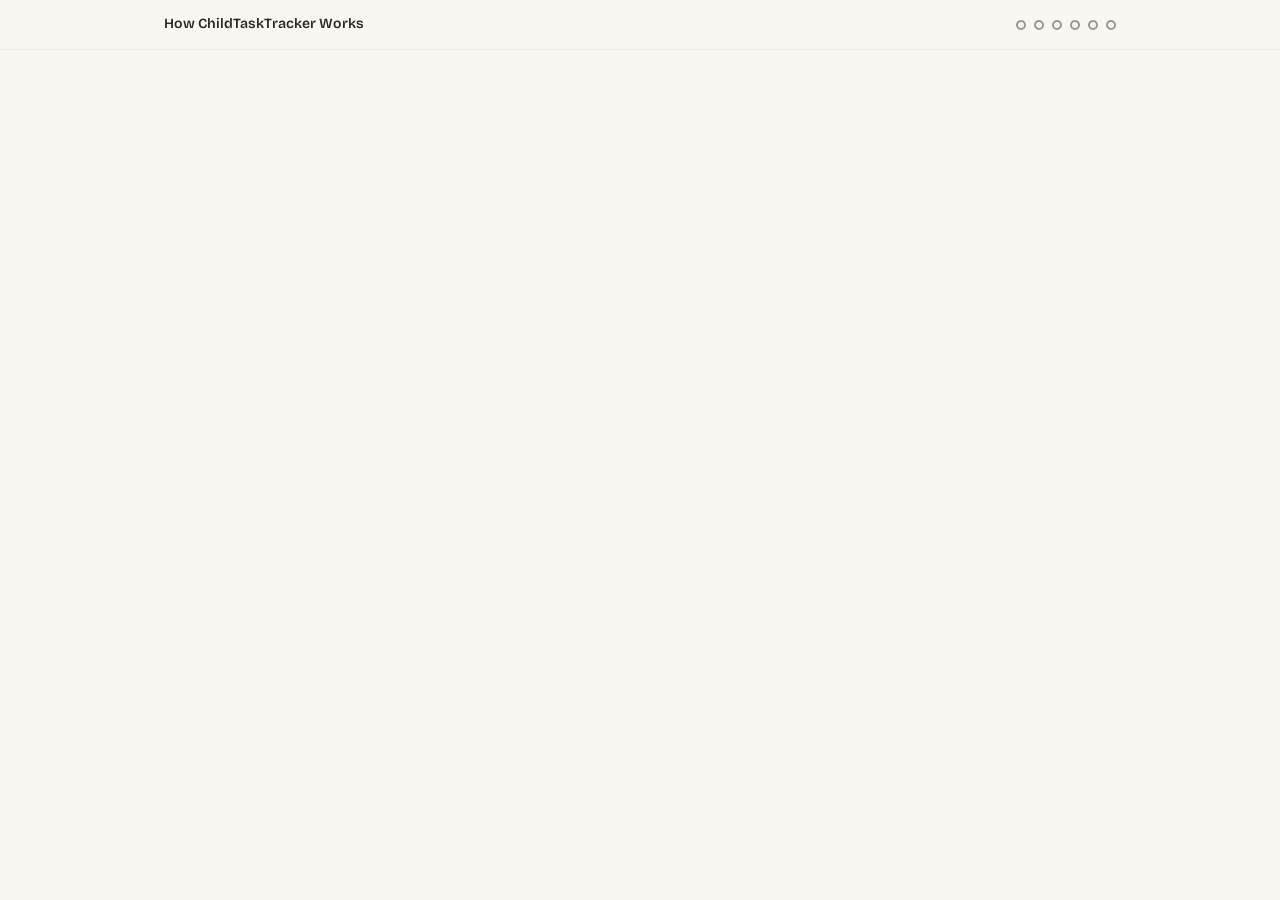
<file: course/_base.html>
<!DOCTYPE html>
<html lang="en">
<head>
  <meta charset="UTF-8">
  <meta name="viewport" content="width=device-width, initial-scale=1.0">
  <title>How ChildTaskTracker Works</title>

  <!-- Google Fonts: Bricolage Grotesque · DM Sans · JetBrains Mono -->
  <link rel="preconnect" href="https://fonts.googleapis.com">
  <link rel="preconnect" href="https://fonts.gstatic.com" crossorigin>
  <link href="https://fonts.googleapis.com/css2?family=Bricolage+Grotesque:opsz,wght@12..96,400;12..96,600;12..96,700;12..96,800&family=DM+Sans:ital,opsz,wght@0,9..40,300;0,9..40,400;0,9..40,500;0,9..40,600;0,9..40,700;1,9..40,400;1,9..40,500&family=JetBrains+Mono:wght@400;500;600&display=swap" rel="stylesheet">

  <link rel="stylesheet" href="styles.css">

  <style>
    :root {
      --color-accent:       #2A7B9B;
      --color-accent-hover: #1F6280;
      --color-accent-light: #E4F2F7;
      --color-accent-muted: #5A9DB8;
    }
  </style>

  <script src="main.js" defer></script>
</head>
<body>

  <nav class="nav" id="nav">
    <div class="progress-bar" id="progress-bar" role="progressbar" aria-valuenow="0" aria-valuemin="0" aria-valuemax="100"></div>
    <div class="nav-inner">
      <span class="nav-title">How ChildTaskTracker Works</span>
      <div class="nav-dots" id="nav-dots" role="tablist">
        <button class="nav-dot" data-target="module-1" data-tooltip="What Happens When You Tap" role="tab" aria-label="Module 1: What Happens When You Tap"></button>
        <button class="nav-dot" data-target="module-2" data-tooltip="Meet the Cast" role="tab" aria-label="Module 2: Meet the Cast"></button>
        <button class="nav-dot" data-target="module-3" data-tooltip="The Loop" role="tab" aria-label="Module 3: The Loop"></button>
        <button class="nav-dot" data-target="module-4" data-tooltip="Calling In Outside Help" role="tab" aria-label="Module 4: Calling In Outside Help"></button>
        <button class="nav-dot" data-target="module-5" data-tooltip="The Clever Tricks" role="tab" aria-label="Module 5: The Clever Tricks"></button>
        <button class="nav-dot" data-target="module-6" data-tooltip="When It Broke" role="tab" aria-label="Module 6: When It Broke"></button>
      </div>
    </div>
  </nav>

  <main id="main">
    <!-- modules/*.html content is assembled here by build.sh -->
</file>
<file: styles.css>
:root{
  --bg:#FFF7E6;
  --surface:#FFFFFF;
  --ink:#3A2B1E;
  --ink-soft:#8A7460;
  --grass:#4CAE71;
  --grass-deep:#358A56;
  --grass-soft:#E4F5EA;
  --coral:#FF8A5C;
  --coral-deep:#E96A3B;
  --coral-soft:#FFE9DE;
  --sky:#3FA9D6;
  --sky-deep:#2C86AC;
  --sky-soft:#E0F0FA;
  --sun:#FFC53D;
  --sun-deep:#E2A600;
  --sun-soft:#FFF3D6;
  --danger:#E15C5C;
  --danger-deep:#C13F3F;
  --danger-soft:#FCE4E4;
  --line:#F0DFC0;
  --shadow-sm:0 3px 0 rgba(58,43,30,.10);
  --shadow-md:0 6px 0 rgba(58,43,30,.10);
  --font-display:"Fredoka",ui-rounded,sans-serif;
  --font-body:"Nunito",system-ui,sans-serif;
}
*{box-sizing:border-box;}
html,body{margin:0; height:100%;}
body{
  background:var(--bg); color:var(--ink); font-family:var(--font-body);
  line-height:1.5; -webkit-font-smoothing:antialiased;
}
button,input,select,textarea{font-family:inherit;}
a{color:inherit;}
h1,h2,h3{font-family:var(--font-display); margin:0;}
p{margin:0;}
::selection{background:var(--sun-soft);}

#app{min-height:100dvh; display:flex; flex-direction:column; padding-bottom:calc(78px + env(safe-area-inset-bottom,0px));}
.wrap{max-width:640px; margin:0 auto; width:100%; padding-inline:18px;}

/* ---------- Top bar ---------- */
.topbar{
  position:sticky; top:0; z-index:20; background:var(--bg);
  border-bottom:2px solid var(--line);
  padding-top:env(safe-area-inset-top,0px);
}
.topbar-inner{
  max-width:640px; margin:0 auto; padding:14px 18px;
  display:flex; align-items:center; gap:12px;
}
.topbar .who{
  display:flex; align-items:center; gap:10px; flex:1; min-width:0;
  background:none; border:none; cursor:pointer; padding:0; text-align:left;
}
.avatar{
  width:38px; height:38px; border-radius:50%; background:var(--sun);
  display:flex; align-items:center; justify-content:center; font-size:19px; flex:none;
  box-shadow:0 3px 0 var(--sun-deep);
}
.avatar.sm{width:28px; height:28px; font-size:14px; box-shadow:0 2px 0 var(--sun-deep);}
.topbar .name{font-family:var(--font-display); font-weight:700; font-size:16.5px; white-space:nowrap; overflow:hidden; text-overflow:ellipsis;}
.topbar .sub{font-size:12px; color:var(--ink-soft); font-weight:700; white-space:nowrap; overflow:hidden; text-overflow:ellipsis;}
.icon-btn{
  width:38px; height:38px; border-radius:50%; border:2px solid var(--line); background:#fff;
  display:flex; align-items:center; justify-content:center; font-size:17px; cursor:pointer; flex:none;
  position:relative;
}
.icon-btn:hover{border-color:var(--sky);}
.icon-btn:focus-visible, button:focus-visible, a:focus-visible, input:focus-visible, select:focus-visible{
  outline:3px solid var(--sky); outline-offset:2px;
}
.icon-btn .dot{
  position:absolute; top:-2px; right:-2px; width:11px; height:11px; border-radius:50%;
  background:var(--coral); border:2px solid var(--bg);
}
.parent-toggle{display:flex; background:#fff; border:2px solid var(--line); border-radius:100px; padding:3px; gap:3px;}
.parent-toggle button{
  border:none; background:none; font-family:var(--font-display); font-weight:600; font-size:13px;
  padding:6px 12px; border-radius:100px; cursor:pointer; color:var(--ink-soft);
  max-width:84px; white-space:nowrap; overflow:hidden; text-overflow:ellipsis;
}
.parent-toggle button.active{background:var(--sky); color:#fff;}
@media (max-width:400px){
  .topbar-inner{gap:6px;}
  .parent-toggle button{padding:6px 9px; font-size:12px;}
  .topbar .who .name{font-size:15px;}
}

/* ---------- Bottom nav ---------- */
.bottomnav{
  position:fixed; left:0; right:0; bottom:0; z-index:20; background:#fff;
  border-top:2px solid var(--line);
  padding-bottom:env(safe-area-inset-bottom,0px);
}
.bottomnav-inner{max-width:640px; margin:0 auto; display:flex;}
.bottomnav a, .bottomnav button{
  flex:1; display:flex; flex-direction:column; align-items:center; gap:3px;
  padding:10px 6px 8px; text-decoration:none; color:var(--ink-soft); border:none; background:none; cursor:pointer;
  font-family:var(--font-display); font-weight:600; font-size:11.5px;
}
.bottomnav .ic{font-size:20px;}
.bottomnav a.active, .bottomnav button.active{color:var(--grass-deep);}

/* ---------- Sections / headings ---------- */
.section-head{padding-block:22px 14px; display:flex; align-items:baseline; justify-content:space-between; gap:10px;}
.section-head h2{font-size:19px; font-weight:700;}
.section-head .meta{font-size:12.5px; color:var(--ink-soft); font-weight:700;}
.empty{
  text-align:center; padding:40px 20px; color:var(--ink-soft); font-weight:600;
  background:#fff; border-radius:18px; border:2px dashed var(--line); margin-block:14px;
}
.empty .big{font-size:34px; display:block; margin-bottom:10px;}

/* ---------- Buttons ---------- */
.btn{
  font-family:var(--font-display); font-weight:600; font-size:15px; border:none; cursor:pointer;
  padding:13px 22px; border-radius:14px; display:inline-flex; align-items:center; justify-content:center; gap:8px;
  transition:transform .1s ease;
}
.btn:active{transform:translateY(2px);}
.btn-primary{background:var(--coral); color:#fff; box-shadow:0 5px 0 var(--coral-deep);}
.btn-primary:active{box-shadow:0 2px 0 var(--coral-deep);}
.btn-grass{background:var(--grass); color:#fff; box-shadow:0 5px 0 var(--grass-deep);}
.btn-grass:active{box-shadow:0 2px 0 var(--grass-deep);}
.btn-sky{background:var(--sky); color:#fff; box-shadow:0 5px 0 var(--sky-deep);}
.btn-sky:active{box-shadow:0 2px 0 var(--sky-deep);}
.btn-danger{background:var(--danger); color:#fff; box-shadow:0 5px 0 var(--danger-deep);}
.btn-danger:active{box-shadow:0 2px 0 var(--danger-deep);}
.btn-ghost{background:#fff; color:var(--ink); border:2px solid var(--line); box-shadow:none; padding:11px 20px;}
.btn-ghost:active{transform:none; background:var(--bg);}
.btn-sm{padding:8px 14px; font-size:13px; border-radius:10px;}
.btn-block{width:100%;}
.btn[disabled]{opacity:.45; cursor:not-allowed; box-shadow:none; transform:none;}
.btn-ai{background:#fff; color:var(--sky-deep); border:2px solid var(--sky-soft); box-shadow:none; padding:10px 16px; font-size:13.5px;}
.btn-ai:hover{border-color:var(--sky);}
.icon-only{width:38px; height:38px; padding:0; border-radius:50%;}

/* ---------- Cards ---------- */
.card{background:var(--surface); border-radius:20px; padding:18px; box-shadow:var(--shadow-sm); border:2px solid #fff;}
.card + .card{margin-top:12px;}

/* Task rows */
.task{
  display:flex; align-items:center; gap:12px; background:var(--surface); border-radius:16px;
  padding:12px 14px; box-shadow:var(--shadow-sm); border:2px solid #fff; margin-bottom:10px;
}
.task .ticon{
  width:40px; height:40px; border-radius:12px; background:var(--sky-soft); color:var(--sky-deep);
  display:flex; align-items:center; justify-content:center; font-size:19px; flex:none;
}
.task .body{flex:1; min-width:0;}
.task .title{font-family:var(--font-display); font-weight:700; font-size:15px;}
.task .status{font-size:12px; color:var(--ink-soft); font-weight:700; margin-top:2px;}
.task .points{font-family:var(--font-display); font-weight:700; font-size:12.5px; color:var(--grass-deep); background:var(--grass-soft); padding:4px 9px; border-radius:100px; flex:none;}
.task.done{opacity:.6;}
.task.done .ticon{background:var(--grass); color:#fff;}
.task.pending .ticon{background:var(--sun-soft); color:var(--sun-deep);}
.task.rejected .ticon{background:var(--danger-soft); color:var(--danger-deep);}
.check-btn{
  width:34px; height:34px; border-radius:50%; border:3px solid var(--line); background:#fff; flex:none;
  display:flex; align-items:center; justify-content:center; font-size:16px; color:transparent; cursor:pointer;
}
.check-btn:hover{border-color:var(--grass);}

/* Streak / points banner */
.stat-bar{display:flex; gap:10px; margin-block:16px;}
.stat-chip{
  flex:1; background:var(--surface); border-radius:16px; padding:14px 12px; text-align:center;
  box-shadow:var(--shadow-sm); border:2px solid #fff;
}
.stat-chip .n{font-family:var(--font-display); font-weight:700; font-size:21px;}
.stat-chip .l{font-size:11px; color:var(--ink-soft); font-weight:700; text-transform:uppercase; letter-spacing:.03em;}
.stat-chip.flame .n{color:var(--coral-deep);}
.stat-chip.points .n{color:var(--grass-deep);}
.stat-chip.rate .n{color:var(--sky-deep);}

/* Rewards */
.reward-grid{display:grid; grid-template-columns:1fr 1fr; gap:12px;}
@media (max-width:380px){.reward-grid{grid-template-columns:1fr;}}
.reward{background:var(--surface); border-radius:18px; padding:16px; box-shadow:var(--shadow-sm); border:2px solid #fff; display:flex; flex-direction:column; gap:10px;}
.reward .remoji{font-size:28px;}
.reward .rtitle{font-family:var(--font-display); font-weight:700; font-size:14.5px; min-height:38px;}
.reward .rcost{font-size:12px; color:var(--ink-soft); font-weight:700;}
.progress{height:9px; border-radius:100px; background:var(--bg); border:1px solid var(--line); overflow:hidden;}
.progress > span{display:block; height:100%; background:var(--grass); border-radius:100px; transition:width .4s ease;}
.reward.pending-badge{position:relative;}
.badge-pill{
  font-family:var(--font-display); font-weight:600; font-size:10.5px; padding:3px 9px; border-radius:100px;
  display:inline-flex; align-items:center; gap:4px; width:fit-content;
}
.badge-pill.wait{background:var(--sun-soft); color:var(--sun-deep);}
.badge-pill.ok{background:var(--grass-soft); color:var(--grass-deep);}

/* Notification panel */
.notif-panel{
  position:fixed; top:0; right:0; bottom:0; width:min(360px,92vw); background:#fff; z-index:60;
  box-shadow:-8px 0 24px rgba(58,43,30,.15); padding:env(safe-area-inset-top,0px) 0 0;
  display:flex; flex-direction:column; transform:translateX(100%); transition:transform .25s ease;
}
.notif-panel.open{transform:translateX(0);}
.notif-head{display:flex; align-items:center; justify-content:space-between; padding:18px; border-bottom:2px solid var(--line);}
.notif-head h3{font-size:17px;}
.notif-list{overflow-y:auto; flex:1; padding:8px 12px;}
.notif-item{padding:12px; border-radius:12px; margin-bottom:6px; font-size:13.5px;}
.notif-item.unread{background:var(--sky-soft);}
.notif-item .t{font-weight:700; font-family:var(--font-display); font-size:13.5px; margin-bottom:2px;}
.notif-item .when{font-size:11px; color:var(--ink-soft); margin-top:4px;}
.scrim{position:fixed; inset:0; background:rgba(58,43,30,.28); z-index:55; opacity:0; pointer-events:none; transition:opacity .2s ease;}
.scrim.open{opacity:1; pointer-events:auto;}

/* Modal */
.modal-overlay{position:fixed; inset:0; background:rgba(58,43,30,.35); z-index:80; display:flex; align-items:flex-end; justify-content:center;}
@media (min-width:640px){.modal-overlay{align-items:center;}}
.modal{
  background:#fff; width:100%; max-width:480px; border-radius:24px 24px 0 0; padding:24px 20px calc(24px + env(safe-area-inset-bottom,0px));
  max-height:88vh; overflow-y:auto;
}
@media (min-width:640px){.modal{border-radius:24px; max-height:80vh;}}
.modal h3{font-size:19px; margin-bottom:14px;}
.modal .close{position:absolute; top:16px; right:16px;}
.modal-actions{display:flex; gap:10px; margin-top:18px;}
.modal-actions .btn{flex:1;}

/* Forms */
.field{margin-bottom:14px;}
.field label{display:block; font-family:var(--font-display); font-weight:600; font-size:13px; margin-bottom:6px; color:var(--ink);}
.field .hint{font-size:12px; color:var(--ink-soft); margin-top:5px;}
input[type=text],input[type=number],input[type=password],input[type=date],select,textarea{
  width:100%; padding:11px 13px; border-radius:12px; border:2px solid var(--line); background:#fff;
  font-size:14.5px; color:var(--ink);
}
input:focus,select:focus,textarea:focus{border-color:var(--sky); outline:none;}
.choice-row{display:flex; gap:8px; flex-wrap:wrap;}
.choice-row button{
  border:2px solid var(--line); background:#fff; border-radius:100px; padding:8px 14px; font-size:13px;
  font-family:var(--font-display); font-weight:600; cursor:pointer; color:var(--ink-soft);
}
.choice-row button.sel{border-color:var(--grass); background:var(--grass-soft); color:var(--grass-deep);}
.emoji-row{display:flex; gap:8px; flex-wrap:wrap;}
.emoji-row button{
  width:42px; height:42px; border-radius:12px; border:2px solid var(--line); background:#fff; font-size:19px; cursor:pointer;
}
.emoji-row button.sel{border-color:var(--sun); background:var(--sun-soft);}

/* List management rows (parent) */
.manage-row{display:flex; align-items:center; gap:12px; background:#fff; border-radius:14px; padding:12px 14px; margin-bottom:8px; border:2px solid var(--line);}
.manage-row .mi{flex:1; min-width:0;}
.manage-row .mt{font-family:var(--font-display); font-weight:700; font-size:14.5px;}
.manage-row .ms{font-size:12px; color:var(--ink-soft); font-weight:700;}
.manage-row .actions{display:flex; gap:6px;}

.tabs{display:flex; gap:6px; overflow-x:auto; padding-block:14px 6px;}
.tabs button{
  flex:none; font-family:var(--font-display); font-weight:600; font-size:13.5px; padding:9px 16px;
  border-radius:100px; border:2px solid var(--line); background:#fff; color:var(--ink-soft); cursor:pointer;
}
.tabs button.active{background:var(--ink); color:#fff; border-color:var(--ink);}

.child-select{display:flex; gap:8px; overflow-x:auto; padding-block:4px 4px;}
.child-select button{
  flex:none; display:flex; align-items:center; gap:8px; padding:8px 14px 8px 8px; border-radius:100px;
  border:2px solid var(--line); background:#fff; cursor:pointer; font-family:var(--font-display); font-weight:600; font-size:13.5px; color:var(--ink-soft);
}
.child-select button.active{border-color:var(--coral); color:var(--coral-deep); background:var(--coral-soft);}

.countdown{font-size:11.5px; color:var(--ink-soft); font-weight:700; margin-top:2px;}
.countdown.warn{color:var(--coral-deep);}

.ai-panel{background:var(--sky-soft); border-radius:16px; padding:16px; margin-top:14px;}
.ai-panel .lbl{font-family:var(--font-display); font-weight:700; font-size:12.5px; color:var(--sky-deep); text-transform:uppercase; letter-spacing:.03em; margin-bottom:8px; display:flex; align-items:center; gap:6px;}
.ai-panel p{font-size:14px; color:var(--ink);}
.spinner{width:16px; height:16px; border-radius:50%; border:2px solid var(--sky-soft); border-top-color:var(--sky-deep); animation:spin .7s linear infinite; display:inline-block;}
@keyframes spin{to{transform:rotate(360deg);}}
@media (prefers-reduced-motion:reduce){.spinner{animation-duration:1.4s;}}

/* Toast */
#toast-root{position:fixed; left:0; right:0; bottom:calc(90px + env(safe-area-inset-bottom,0px)); z-index:90; display:flex; flex-direction:column; align-items:center; gap:8px; pointer-events:none;}
.toast{
  background:var(--ink); color:#fff; font-family:var(--font-display); font-weight:600; font-size:13.5px;
  padding:11px 18px; border-radius:100px; box-shadow:0 6px 16px rgba(0,0,0,.18);
  animation:toastin .25s ease both;
}
@keyframes toastin{from{opacity:0; transform:translateY(8px);} to{opacity:1; transform:translateY(0);}}

/* Picker screen */
.picker-shell{min-height:100dvh; display:flex; flex-direction:column; align-items:center; justify-content:center; padding:40px 20px; text-align:center;}
.picker-shell .logo{font-size:44px; margin-bottom:8px;}
.picker-shell h1{font-size:26px; margin-bottom:6px;}
.picker-shell .sub{color:var(--ink-soft); font-weight:700; margin-bottom:32px;}
.profile-grid{display:flex; gap:18px; flex-wrap:wrap; justify-content:center; margin-bottom:10px;}
.profile-tile{
  width:120px; display:flex; flex-direction:column; align-items:center; gap:10px; background:none; border:none; cursor:pointer;
}
.profile-tile .pa{
  width:84px; height:84px; border-radius:26px; background:var(--surface); border:3px solid #fff; box-shadow:var(--shadow-md);
  display:flex; align-items:center; justify-content:center; font-size:38px;
}
.profile-tile:hover .pa{border-color:var(--sky);}
.profile-tile .pn{font-family:var(--font-display); font-weight:700; font-size:14.5px;}
.profile-tile.parent .pa{background:var(--ink); color:#fff;}

.confetti-burst{position:relative;}
.confetti-burst .bits{position:absolute; inset:0; pointer-events:none;}
.confetti-burst .bits span{
  position:absolute; top:50%; left:50%; font-size:16px; opacity:0;
  animation:burst .9s ease-out forwards;
}
@keyframes burst{
  0%{transform:translate(-50%,-50%) translate(0,0) scale(.5); opacity:0;}
  15%{opacity:1;}
  100%{transform:translate(-50%,-50%) translate(var(--tx),var(--ty)) scale(1) rotate(180deg); opacity:0;}
}
@media (prefers-reduced-motion:reduce){.confetti-burst .bits span{animation:none; opacity:0;}}

.footer-note{text-align:center; font-size:11.5px; color:var(--ink-soft); padding:20px; font-weight:700;}
</file>
<file: course/styles.css>
/* =============================================================
   CODEBASE-TO-COURSE — COMPLETE DESIGN SYSTEM
   Copy this file verbatim into the course output directory.
   Never regenerate it — customize only via :root overrides
   in _base.html (accent color only).
   ============================================================= */

/* ── GOOGLE FONTS (loaded via _base.html <head>) ───────────────
   Bricolage Grotesque · DM Sans · JetBrains Mono
   ──────────────────────────────────────────────────────────── */

/* ── DESIGN TOKENS ─────────────────────────────────────────── */
:root {
  /* BACKGROUNDS */
  --color-bg:             #FAF7F2;
  --color-bg-warm:        #F5F0E8;
  --color-bg-code:        #1E1E2E;
  --color-text:           #2C2A28;
  --color-text-secondary: #6B6560;
  --color-text-muted:     #9E9790;
  --color-border:         #E5DFD6;
  --color-border-light:   #EEEBE5;
  --color-surface:        #FFFFFF;
  --color-surface-warm:   #FDF9F3;

  /* ACCENT — overridden per course in _base.html */
  --color-accent:         #D94F30;
  --color-accent-hover:   #C4432A;
  --color-accent-light:   #FDEEE9;
  --color-accent-muted:   #E8836C;

  /* SEMANTIC */
  --color-success:        #2D8B55;
  --color-success-light:  #E8F5EE;
  --color-error:          #C93B3B;
  --color-error-light:    #FDE8E8;
  --color-info:           #2A7B9B;
  --color-info-light:     #E4F2F7;

  /* ACTOR COLORS */
  --color-actor-1:        #D94F30;
  --color-actor-2:        #2A7B9B;
  --color-actor-3:        #7B6DAA;
  --color-actor-4:        #D4A843;
  --color-actor-5:        #2D8B55;

  /* FONTS */
  --font-display: 'Bricolage Grotesque', Georgia, serif;
  --font-body:    'DM Sans', -apple-system, sans-serif;
  --font-mono:    'JetBrains Mono', 'Fira Code', 'Consolas', monospace;

  /* TYPE SCALE */
  --text-xs:   0.75rem;
  --text-sm:   0.875rem;
  --text-base: 1rem;
  --text-lg:   1.125rem;
  --text-xl:   1.25rem;
  --text-2xl:  1.5rem;
  --text-3xl:  1.875rem;
  --text-4xl:  2.25rem;
  --text-5xl:  3rem;
  --text-6xl:  3.75rem;

  /* LINE HEIGHTS */
  --leading-tight:  1.15;
  --leading-snug:   1.3;
  --leading-normal: 1.6;
  --leading-loose:  1.8;

  /* SPACING */
  --space-1:  0.25rem;
  --space-2:  0.5rem;
  --space-3:  0.75rem;
  --space-4:  1rem;
  --space-5:  1.25rem;
  --space-6:  1.5rem;
  --space-8:  2rem;
  --space-10: 2.5rem;
  --space-12: 3rem;
  --space-16: 4rem;
  --space-20: 5rem;
  --space-24: 6rem;

  /* LAYOUT */
  --content-width:      800px;
  --content-width-wide: 1000px;
  --nav-height:         50px;

  /* RADII */
  --radius-sm:   8px;
  --radius-md:   12px;
  --radius-lg:   16px;
  --radius-full: 9999px;

  /* SHADOWS (warm-tinted, never pure black) */
  --shadow-sm: 0 1px 2px rgba(44,42,40,0.05);
  --shadow-md: 0 4px 12px rgba(44,42,40,0.08);
  --shadow-lg: 0 8px 24px rgba(44,42,40,0.10);
  --shadow-xl: 0 16px 48px rgba(44,42,40,0.12);

  /* EASING */
  --ease-out:    cubic-bezier(0.16,1,0.3,1);
  --ease-in-out: cubic-bezier(0.65,0,0.35,1);

  /* DURATIONS */
  --duration-fast:   150ms;
  --duration-normal: 300ms;
  --duration-slow:   500ms;
  --stagger-delay:   120ms;
}

/* ── RESET & BASE ───────────────────────────────────────────── */
*, *::before, *::after { box-sizing: border-box; margin: 0; padding: 0; }

html {
  scroll-snap-type: y proximity;
  scroll-behavior: smooth;
}

body {
  font-family: var(--font-body);
  font-size: var(--text-base);
  color: var(--color-text);
  line-height: var(--leading-normal);
  background: var(--color-bg);
  background-image: radial-gradient(
    ellipse at 20% 50%,
    rgba(217,79,48,0.03) 0%,
    transparent 50%
  );
}

/* ── SCROLLBAR ──────────────────────────────────────────────── */
::-webkit-scrollbar { width: 6px; }
::-webkit-scrollbar-track { background: transparent; }
::-webkit-scrollbar-thumb {
  background: var(--color-border);
  border-radius: var(--radius-full);
}

/* ── CODE GLOBALS ───────────────────────────────────────────── */
pre, code {
  white-space: pre-wrap;
  word-break: break-word;
  overflow-x: hidden;
}
.translation-code::-webkit-scrollbar,
pre::-webkit-scrollbar { display: none; }

/* Catppuccin-inspired syntax highlighting */
.code-keyword  { color: #CBA6F7; }
.code-string   { color: #A6E3A1; }
.code-function { color: #89B4FA; }
.code-comment  { color: #6C7086; }
.code-number   { color: #FAB387; }
.code-property { color: #F9E2AF; }
.code-operator { color: #94E2D5; }
.code-tag      { color: #F38BA8; }
.code-attr     { color: #F9E2AF; }
.code-value    { color: #A6E3A1; }
.code-line     { display: block; }

/* ── NAV ────────────────────────────────────────────────────── */
.nav {
  position: fixed;
  top: 0; left: 0; right: 0;
  height: var(--nav-height);
  z-index: 1000;
  background: rgba(250,247,242,0.92);
  backdrop-filter: blur(8px);
  border-bottom: 1px solid var(--color-border-light);
}

.progress-bar {
  position: absolute;
  bottom: 0; left: 0;
  height: 2px;
  width: 0%;
  background: var(--color-accent);
  transition: width 100ms linear;
}

.nav-inner {
  max-width: var(--content-width-wide);
  margin: 0 auto;
  padding: 0 var(--space-6);
  height: 100%;
  display: flex;
  align-items: center;
  justify-content: space-between;
  gap: var(--space-4);
}

.nav-title {
  font-family: var(--font-display);
  font-size: var(--text-sm);
  font-weight: 600;
  color: var(--color-text);
  white-space: nowrap;
  overflow: hidden;
  text-overflow: ellipsis;
  max-width: 300px;
}

.nav-dots {
  display: flex;
  align-items: center;
  gap: var(--space-2);
}

.nav-dot {
  width: 10px; height: 10px;
  border-radius: 50%;
  border: 2px solid var(--color-text-muted);
  background: transparent;
  cursor: pointer;
  transition: all var(--duration-fast);
  position: relative;
}
.nav-dot::after {
  content: attr(data-tooltip);
  position: absolute;
  top: calc(100% + 6px);
  left: 50%;
  transform: translateX(-50%);
  background: var(--color-bg-code);
  color: #CDD6F4;
  font-family: var(--font-body);
  font-size: var(--text-xs);
  white-space: nowrap;
  padding: var(--space-1) var(--space-3);
  border-radius: var(--radius-sm);
  pointer-events: none;
  opacity: 0;
  transition: opacity var(--duration-fast);
}
.nav-dot:hover::after { opacity: 1; }
.nav-dot.active {
  border-color: var(--color-accent);
  background: var(--color-accent);
  box-shadow: 0 0 0 3px var(--color-accent-light);
}
.nav-dot.visited {
  border-color: var(--color-accent-muted);
  background: var(--color-accent-muted);
}

/* ── MODULE STRUCTURE ───────────────────────────────────────── */
.module {
  min-height: 100dvh;
  min-height: 100vh;
  scroll-snap-align: start;
  padding: var(--space-16) var(--space-6);
  padding-top: calc(var(--nav-height) + var(--space-12));
}

.module-content {
  max-width: var(--content-width);
  margin: 0 auto;
}

.module-header { margin-bottom: var(--space-12); }

.module-number {
  display: block;
  font-family: var(--font-display);
  font-size: var(--text-6xl);
  font-weight: 800;
  color: var(--color-accent);
  opacity: 0.15;
  line-height: 1;
  margin-bottom: var(--space-2);
}

.module-title {
  font-family: var(--font-display);
  font-size: var(--text-4xl);
  font-weight: 700;
  line-height: var(--leading-tight);
  color: var(--color-text);
}

.module-subtitle {
  margin-top: var(--space-3);
  font-size: var(--text-lg);
  color: var(--color-text-secondary);
  line-height: var(--leading-snug);
}

.screen {
  margin-bottom: var(--space-16);
}

.screen-heading {
  font-family: var(--font-display);
  font-size: var(--text-2xl);
  font-weight: 600;
  color: var(--color-text);
  margin-bottom: var(--space-6);
  line-height: var(--leading-snug);
}

p { margin-bottom: var(--space-4); }
p:last-child { margin-bottom: 0; }

/* ── SCROLL ANIMATIONS ──────────────────────────────────────── */
.animate-in {
  opacity: 0;
  transform: translateY(20px);
  transition:
    opacity var(--duration-slow) var(--ease-out),
    transform var(--duration-slow) var(--ease-out);
}
.animate-in.visible {
  opacity: 1;
  transform: translateY(0);
}
.stagger-children > .animate-in {
  transition-delay: calc(var(--stagger-index, 0) * var(--stagger-delay));
}

/* ── TRANSLATION BLOCKS ─────────────────────────────────────── */
.translation-block {
  display: grid;
  grid-template-columns: 1fr 1fr;
  gap: 0;
  border-radius: var(--radius-md);
  overflow: hidden;
  box-shadow: var(--shadow-md);
  margin: var(--space-8) 0;
}

.translation-code {
  background: var(--color-bg-code);
  color: #CDD6F4;
  padding: var(--space-6);
  font-family: var(--font-mono);
  font-size: var(--text-sm);
  line-height: 1.7;
  position: relative;
  overflow-x: hidden;
}

.translation-english {
  background: var(--color-surface-warm);
  padding: var(--space-6);
  font-size: var(--text-sm);
  line-height: 1.7;
  border-left: 3px solid var(--color-accent);
}

.translation-label {
  position: absolute;
  top: var(--space-2);
  right: var(--space-3);
  font-family: var(--font-mono);
  font-size: var(--text-xs);
  text-transform: uppercase;
  letter-spacing: 0.1em;
  opacity: 0.5;
}
.translation-english .translation-label {
  position: static;
  display: block;
  margin-bottom: var(--space-3);
  color: var(--color-text-muted);
}

.translation-lines .tl {
  padding: var(--space-1) 0;
  border-bottom: 1px solid var(--color-border-light);
  color: var(--color-text-secondary);
}
.translation-lines .tl:last-child { border-bottom: none; }

/* ── QUIZ ───────────────────────────────────────────────────── */
.quiz-container {
  background: var(--color-surface);
  border-radius: var(--radius-lg);
  padding: var(--space-8);
  box-shadow: var(--shadow-md);
  margin: var(--space-8) 0;
}

.quiz-question-block { margin-bottom: var(--space-8); }
.quiz-question-block:last-of-type { margin-bottom: 0; }

.quiz-question {
  font-family: var(--font-display);
  font-size: var(--text-lg);
  font-weight: 600;
  margin-bottom: var(--space-4);
  line-height: var(--leading-snug);
}

.quiz-options {
  display: flex;
  flex-direction: column;
  gap: var(--space-2);
}

.quiz-option {
  display: flex;
  align-items: center;
  gap: var(--space-3);
  padding: var(--space-3) var(--space-4);
  border: 2px solid var(--color-border);
  border-radius: var(--radius-sm);
  background: var(--color-surface);
  cursor: pointer;
  width: 100%;
  text-align: left;
  font-family: var(--font-body);
  font-size: var(--text-base);
  transition: border-color var(--duration-fast), background var(--duration-fast);
}
.quiz-option:hover:not(:disabled) { border-color: var(--color-accent-muted); }
.quiz-option.selected { border-color: var(--color-accent); background: var(--color-accent-light); }
.quiz-option.correct  { border-color: var(--color-success); background: var(--color-success-light); }
.quiz-option.incorrect{ border-color: var(--color-error);   background: var(--color-error-light); }
.quiz-option:disabled { cursor: default; }

.quiz-option-radio {
  width: 18px; height: 18px;
  border-radius: 50%;
  border: 2px solid var(--color-border);
  flex-shrink: 0;
  transition: all var(--duration-fast);
}
.quiz-option.selected .quiz-option-radio {
  border-color: var(--color-accent);
  background: var(--color-accent);
  box-shadow: inset 0 0 0 3px white;
}
.quiz-option.correct .quiz-option-radio  { border-color: var(--color-success); background: var(--color-success); box-shadow: inset 0 0 0 3px white; }
.quiz-option.incorrect .quiz-option-radio{ border-color: var(--color-error);   background: var(--color-error);   box-shadow: inset 0 0 0 3px white; }

.quiz-feedback {
  max-height: 0;
  overflow: hidden;
  opacity: 0;
  transition: max-height var(--duration-normal), opacity var(--duration-normal);
  font-size: var(--text-sm);
  border-radius: var(--radius-sm);
}
.quiz-feedback.show {
  max-height: 200px;
  opacity: 1;
  padding: var(--space-3);
  margin-top: var(--space-2);
}
.quiz-feedback.success { background: var(--color-success-light); color: var(--color-success); }
.quiz-feedback.error   { background: var(--color-error-light);   color: var(--color-error); }
.quiz-feedback.warning { background: var(--color-info-light);    color: var(--color-info); }

.quiz-check-btn, .quiz-reset-btn {
  margin-top: var(--space-6);
  padding: var(--space-3) var(--space-6);
  border-radius: var(--radius-sm);
  font-family: var(--font-body);
  font-size: var(--text-sm);
  font-weight: 600;
  cursor: pointer;
  border: none;
  transition: background var(--duration-fast), transform var(--duration-fast);
}
.quiz-check-btn {
  background: var(--color-accent);
  color: white;
  margin-right: var(--space-3);
}
.quiz-check-btn:hover { background: var(--color-accent-hover); transform: translateY(-1px); }
.quiz-reset-btn {
  background: var(--color-surface);
  color: var(--color-text-secondary);
  border: 1px solid var(--color-border);
}
.quiz-reset-btn:hover { border-color: var(--color-accent-muted); }

/* Scenario block */
.scenario-block { margin-bottom: var(--space-6); }
.scenario-context {
  background: var(--color-info-light);
  border-left: 3px solid var(--color-info);
  border-radius: 0 var(--radius-sm) var(--radius-sm) 0;
  padding: var(--space-4);
  margin-bottom: var(--space-4);
}
.scenario-label {
  display: inline-block;
  font-family: var(--font-mono);
  font-size: var(--text-xs);
  text-transform: uppercase;
  letter-spacing: 0.1em;
  color: var(--color-info);
  margin-bottom: var(--space-2);
}

/* ── DRAG AND DROP ──────────────────────────────────────────── */
.dnd-container { margin: var(--space-8) 0; }
.dnd-chips {
  display: flex;
  flex-wrap: wrap;
  gap: var(--space-3);
  margin-bottom: var(--space-6);
}
.dnd-chip {
  padding: var(--space-2) var(--space-4);
  background: var(--color-accent);
  color: white;
  border-radius: var(--radius-full);
  font-size: var(--text-sm);
  font-weight: 600;
  cursor: grab;
  user-select: none;
  transition: opacity var(--duration-fast), transform var(--duration-fast);
}
.dnd-chip:active { cursor: grabbing; transform: scale(1.05); }
.dnd-chip.dragging { opacity: 0.4; }
.dnd-chip.placed { opacity: 0.3; pointer-events: none; }

.dnd-zones { display: flex; flex-direction: column; gap: var(--space-4); }
.dnd-zone {
  border: 1px solid var(--color-border);
  border-radius: var(--radius-md);
  padding: var(--space-4);
  background: var(--color-surface);
}
.dnd-zone-label { font-size: var(--text-sm); color: var(--color-text-secondary); margin-bottom: var(--space-3); }
.dnd-zone-target {
  min-height: 40px;
  border: 2px dashed var(--color-border);
  border-radius: var(--radius-sm);
  display: flex;
  align-items: center;
  justify-content: center;
  font-size: var(--text-sm);
  color: var(--color-text-muted);
  transition: border-color var(--duration-fast), background var(--duration-fast);
}
.dnd-zone-target.drag-over { border-color: var(--color-accent); background: var(--color-accent-light); }
.dnd-zone-target.correct-placed { border-color: var(--color-success); background: var(--color-success-light); color: var(--color-success); font-weight: 600; }
.dnd-zone-target.incorrect-placed{ border-color: var(--color-error); background: var(--color-error-light); }
.touch-ghost {
  padding: var(--space-2) var(--space-4);
  background: var(--color-accent);
  color: white;
  border-radius: var(--radius-full);
  font-size: var(--text-sm);
  font-weight: 600;
  opacity: 0.85;
  pointer-events: none;
}

/* ── GROUP CHAT ─────────────────────────────────────────────── */
.chat-window {
  background: var(--color-surface);
  border-radius: var(--radius-lg);
  box-shadow: var(--shadow-md);
  overflow: hidden;
  margin: var(--space-8) 0;
}

.chat-messages {
  padding: var(--space-6);
  display: flex;
  flex-direction: column;
  gap: var(--space-4);
  min-height: 200px;
}

.chat-message {
  display: flex;
  align-items: flex-end;
  gap: var(--space-3);
  animation: fadeSlideUp 0.3s var(--ease-out);
}

.chat-avatar {
  width: 36px; height: 36px;
  border-radius: 50%;
  display: flex;
  align-items: center;
  justify-content: center;
  font-family: var(--font-display);
  font-size: var(--text-sm);
  font-weight: 700;
  color: white;
  flex-shrink: 0;
}

.chat-bubble {
  max-width: 75%;
  background: var(--color-bg-warm);
  border-radius: var(--radius-md) var(--radius-md) var(--radius-md) 4px;
  padding: var(--space-3) var(--space-4);
}

.chat-sender {
  display: block;
  font-size: var(--text-xs);
  font-weight: 700;
  margin-bottom: var(--space-1);
  font-family: var(--font-mono);
  text-transform: uppercase;
  letter-spacing: 0.05em;
}

.chat-bubble p {
  font-size: var(--text-sm);
  margin: 0;
  line-height: var(--leading-normal);
}

.chat-typing {
  display: flex;
  align-items: center;
  gap: var(--space-3);
  padding: 0 var(--space-6) var(--space-4);
}

.chat-typing-dots {
  display: flex;
  gap: var(--space-1);
  background: var(--color-bg-warm);
  padding: var(--space-3) var(--space-4);
  border-radius: var(--radius-md);
}

.typing-dot {
  width: 8px; height: 8px;
  border-radius: 50%;
  background: var(--color-text-muted);
  animation: typingBounce 1.4s infinite;
}
.typing-dot:nth-child(2) { animation-delay: 0.2s; }
.typing-dot:nth-child(3) { animation-delay: 0.4s; }

.chat-controls {
  padding: var(--space-4) var(--space-6);
  border-top: 1px solid var(--color-border-light);
  display: flex;
  align-items: center;
  gap: var(--space-3);
  background: var(--color-surface-warm);
}
.chat-progress {
  margin-left: auto;
  font-size: var(--text-xs);
  color: var(--color-text-muted);
  font-family: var(--font-mono);
}

/* ── FLOW / DATA FLOW ANIMATION ─────────────────────────────── */
.flow-animation {
  position: relative;
  background: var(--color-surface);
  border-radius: var(--radius-lg);
  padding: var(--space-8);
  box-shadow: var(--shadow-md);
  margin: var(--space-8) 0;
}

.flow-actors {
  display: flex;
  justify-content: space-around;
  align-items: center;
  gap: var(--space-4);
  margin-bottom: var(--space-8);
  flex-wrap: wrap;
}

.flow-actor {
  display: flex;
  flex-direction: column;
  align-items: center;
  gap: var(--space-2);
  transition: all var(--duration-normal) var(--ease-out);
}

.flow-actor-icon {
  width: 56px; height: 56px;
  border-radius: var(--radius-md);
  background: var(--color-bg-warm);
  border: 2px solid var(--color-border);
  display: flex;
  align-items: center;
  justify-content: center;
  font-family: var(--font-display);
  font-size: var(--text-xl);
  font-weight: 700;
  transition: all var(--duration-normal) var(--ease-out);
}

.flow-actor span {
  font-size: var(--text-xs);
  color: var(--color-text-secondary);
  font-family: var(--font-mono);
  text-align: center;
}

.flow-actor.active .flow-actor-icon {
  border-color: var(--color-accent);
  background: var(--color-accent-light);
  box-shadow: 0 0 0 3px var(--color-accent-light), 0 0 20px rgba(217,79,48,0.15);
  transform: scale(1.1);
}

.flow-packet {
  width: 16px; height: 16px;
  border-radius: 50%;
  background: var(--color-accent);
  position: absolute;
  pointer-events: none;
  display: none;
  box-shadow: 0 0 8px rgba(217,79,48,0.5);
}

.flow-step-label {
  text-align: center;
  font-size: var(--text-sm);
  color: var(--color-text-secondary);
  min-height: 2.5em;
  padding: var(--space-3) var(--space-4);
  background: var(--color-bg-warm);
  border-radius: var(--radius-sm);
  margin-bottom: var(--space-6);
  line-height: var(--leading-normal);
}

.flow-controls {
  display: flex;
  align-items: center;
  gap: var(--space-3);
}
.flow-progress {
  margin-left: auto;
  font-size: var(--text-xs);
  color: var(--color-text-muted);
  font-family: var(--font-mono);
}

/* ── ARCHITECTURE DIAGRAM ───────────────────────────────────── */
.arch-diagram {
  background: var(--color-surface);
  border-radius: var(--radius-lg);
  padding: var(--space-8);
  box-shadow: var(--shadow-md);
  margin: var(--space-8) 0;
}
.arch-zone {
  border: 1px dashed var(--color-border);
  border-radius: var(--radius-md);
  padding: var(--space-6);
  margin-bottom: var(--space-4);
}
.arch-zone-label {
  font-family: var(--font-mono);
  font-size: var(--text-xs);
  text-transform: uppercase;
  letter-spacing: 0.1em;
  color: var(--color-text-muted);
  margin-bottom: var(--space-4);
}
.arch-component {
  display: inline-flex;
  flex-direction: column;
  align-items: center;
  gap: var(--space-2);
  padding: var(--space-4);
  background: var(--color-surface-warm);
  border: 1px solid var(--color-border);
  border-radius: var(--radius-md);
  cursor: pointer;
  margin: var(--space-2);
  transition: all var(--duration-fast);
  font-size: var(--text-sm);
}
.arch-component:hover, .arch-component.active {
  border-color: var(--color-accent);
  background: var(--color-accent-light);
  transform: translateY(-2px);
  box-shadow: var(--shadow-sm);
}
.arch-icon { font-size: 1.5rem; }
.arch-description {
  margin-top: var(--space-4);
  padding: var(--space-4);
  background: var(--color-bg-warm);
  border-radius: var(--radius-sm);
  font-size: var(--text-sm);
  color: var(--color-text-secondary);
  min-height: 2.5em;
}

/* ── LAYER TOGGLE ───────────────────────────────────────────── */
.layer-demo { margin: var(--space-8) 0; }
.layer-tabs {
  display: flex;
  gap: var(--space-2);
  margin-bottom: var(--space-4);
}
.layer-tab {
  padding: var(--space-2) var(--space-5);
  border-radius: var(--radius-sm);
  border: 1px solid var(--color-border);
  background: var(--color-surface);
  font-family: var(--font-mono);
  font-size: var(--text-sm);
  cursor: pointer;
  transition: all var(--duration-fast);
}
.layer-tab.active {
  background: var(--color-accent);
  color: white;
  border-color: var(--color-accent);
}
.layer-viewport {
  border-radius: var(--radius-md);
  overflow: hidden;
  border: 1px solid var(--color-border);
}
.layer-description {
  margin-top: var(--space-3);
  font-size: var(--text-sm);
  color: var(--color-text-secondary);
}

/* ── BUG CHALLENGE ──────────────────────────────────────────── */
.bug-challenge {
  background: var(--color-surface);
  border-radius: var(--radius-lg);
  padding: var(--space-8);
  box-shadow: var(--shadow-md);
  margin: var(--space-8) 0;
}
.bug-challenge h3 {
  font-family: var(--font-display);
  font-size: var(--text-lg);
  font-weight: 600;
  margin-bottom: var(--space-4);
}
.bug-code {
  background: var(--color-bg-code);
  border-radius: var(--radius-md);
  overflow: hidden;
  margin-bottom: var(--space-4);
}
.bug-line {
  display: flex;
  align-items: center;
  gap: var(--space-3);
  padding: var(--space-2) var(--space-4);
  cursor: pointer;
  transition: background var(--duration-fast);
}
.bug-line:hover { background: rgba(255,255,255,0.05); }
.bug-line.correct  { background: rgba(45,139,85,0.2); }
.bug-line.incorrect{ background: rgba(201,59,59,0.2); }
.line-num {
  font-family: var(--font-mono);
  font-size: var(--text-sm);
  color: #6C7086;
  min-width: 1.5em;
  text-align: right;
  user-select: none;
}
.bug-line code {
  font-family: var(--font-mono);
  font-size: var(--text-sm);
  color: #CDD6F4;
}
.bug-feedback {
  max-height: 0;
  overflow: hidden;
  opacity: 0;
  transition: max-height var(--duration-normal), opacity var(--duration-normal);
  font-size: var(--text-sm);
  border-radius: var(--radius-sm);
}
.bug-feedback.show {
  max-height: 200px;
  opacity: 1;
  padding: var(--space-3);
}
.bug-feedback.success { background: var(--color-success-light); color: var(--color-success); }
.bug-feedback.error   { background: var(--color-error-light);   color: var(--color-error); }

/* ── CALLOUT BOXES ──────────────────────────────────────────── */
.callout {
  display: flex;
  gap: var(--space-4);
  padding: var(--space-5);
  border-radius: var(--radius-md);
  margin: var(--space-6) 0;
  border-left: 4px solid;
}
.callout-accent  { background: var(--color-accent-light);  border-color: var(--color-accent); }
.callout-info    { background: var(--color-info-light);    border-color: var(--color-info); }
.callout-warning { background: var(--color-error-light);   border-color: var(--color-error); }

.callout-icon { font-size: 1.25rem; flex-shrink: 0; margin-top: 2px; }
.callout-title { display: block; font-weight: 700; margin-bottom: var(--space-1); }
.callout-content p { font-size: var(--text-sm); margin: 0; color: var(--color-text-secondary); }

/* ── PATTERN / FEATURE CARDS ────────────────────────────────── */
.pattern-cards {
  display: grid;
  grid-template-columns: repeat(auto-fit, minmax(220px, 1fr));
  gap: var(--space-4);
  margin: var(--space-6) 0;
}
.pattern-card {
  background: var(--color-surface);
  border-radius: var(--radius-md);
  padding: var(--space-6);
  box-shadow: var(--shadow-sm);
  border-top: 3px solid var(--color-accent);
  transition: transform var(--duration-normal) var(--ease-out), box-shadow var(--duration-normal);
}
.pattern-card:hover { transform: translateY(-4px); box-shadow: var(--shadow-md); }
.pattern-icon {
  width: 40px; height: 40px;
  border-radius: var(--radius-sm);
  display: flex;
  align-items: center;
  justify-content: center;
  font-size: 1.1rem;
  margin-bottom: var(--space-3);
}
.pattern-title {
  font-family: var(--font-display);
  font-size: var(--text-base);
  font-weight: 700;
  margin-bottom: var(--space-2);
}
.pattern-desc {
  font-size: var(--text-sm);
  color: var(--color-text-secondary);
  line-height: var(--leading-normal);
  margin: 0;
}

/* ── FLOW DIAGRAMS (static) ─────────────────────────────────── */
.flow-steps {
  display: flex;
  align-items: center;
  gap: var(--space-3);
  flex-wrap: wrap;
  margin: var(--space-6) 0;
}
.flow-step {
  display: flex;
  flex-direction: column;
  align-items: center;
  gap: var(--space-2);
  text-align: center;
}
.flow-step-num {
  width: 40px; height: 40px;
  border-radius: 50%;
  background: var(--color-accent);
  color: white;
  font-family: var(--font-display);
  font-weight: 700;
  display: flex;
  align-items: center;
  justify-content: center;
}
.flow-step p { font-size: var(--text-sm); color: var(--color-text-secondary); max-width: 120px; margin: 0; }
.flow-arrow {
  font-size: var(--text-xl);
  color: var(--color-text-muted);
  flex-shrink: 0;
}

/* ── BADGE / CONFIG LIST ────────────────────────────────────── */
.badge-list {
  display: flex;
  flex-direction: column;
  gap: var(--space-2);
  margin: var(--space-6) 0;
}
.badge-item {
  display: flex;
  align-items: center;
  gap: var(--space-4);
  padding: var(--space-3) var(--space-4);
  border: 1px solid var(--color-border-light);
  border-radius: var(--radius-sm);
  background: var(--color-surface);
  transition: border-color var(--duration-fast);
}
.badge-item:hover { border-color: var(--color-accent-muted); }
.badge-code {
  font-family: var(--font-mono);
  font-size: var(--text-sm);
  background: var(--color-bg-code);
  color: #CBA6F7;
  padding: var(--space-1) var(--space-3);
  border-radius: var(--radius-sm);
  white-space: nowrap;
}
.badge-desc {
  font-size: var(--text-sm);
  color: var(--color-text-secondary);
}

/* ── GLOSSARY TOOLTIPS ──────────────────────────────────────── */
.term {
  border-bottom: 1.5px dashed var(--color-accent-muted);
  cursor: pointer;
}
.term:hover, .term.active {
  border-bottom-color: var(--color-accent);
  color: var(--color-accent);
}
.term-tooltip {
  position: fixed;
  background: var(--color-bg-code);
  color: #CDD6F4;
  padding: var(--space-3) var(--space-4);
  border-radius: var(--radius-sm);
  font-size: var(--text-sm);
  font-family: var(--font-body);
  line-height: var(--leading-normal);
  width: max(200px, min(320px, 80vw));
  box-shadow: var(--shadow-lg);
  pointer-events: none;
  opacity: 0;
  transition: opacity var(--duration-fast);
  z-index: 10000;
}
.term-tooltip::after {
  content: '';
  position: absolute;
  top: 100%;
  left: 50%;
  transform: translateX(-50%);
  border: 6px solid transparent;
  border-top-color: var(--color-bg-code);
}
.term-tooltip.visible { opacity: 1; }
.term-tooltip.flip::after {
  top: auto;
  bottom: 100%;
  border-top-color: transparent;
  border-bottom-color: var(--color-bg-code);
}

/* ── VISUAL FILE TREE ───────────────────────────────────────── */
.file-tree {
  font-family: var(--font-mono);
  font-size: var(--text-sm);
  margin: var(--space-6) 0;
}
.ft-folder, .ft-file {
  padding: var(--space-2) var(--space-3);
  border-left: 2px solid var(--color-border-light);
  margin-left: var(--space-4);
}
.ft-folder > .ft-name { color: var(--color-accent); font-weight: 600; }
.ft-folder > .ft-name::before { content: '📁 '; }
.ft-file > .ft-name::before { content: '📄 '; }
.ft-desc {
  color: var(--color-text-secondary);
  font-family: var(--font-body);
  margin-left: var(--space-2);
  font-size: var(--text-xs);
}
.ft-children { margin-left: var(--space-4); }

/* ── ICON-LABEL ROWS ────────────────────────────────────────── */
.icon-rows {
  display: flex;
  flex-direction: column;
  gap: var(--space-4);
  margin: var(--space-6) 0;
}
.icon-row {
  display: flex;
  align-items: center;
  gap: var(--space-4);
  padding: var(--space-4);
  background: var(--color-surface);
  border-radius: var(--radius-md);
  box-shadow: var(--shadow-sm);
}
.icon-row strong { display: block; font-weight: 600; }
.icon-row p { margin: var(--space-1) 0 0; color: var(--color-text-secondary); font-size: var(--text-sm); }
.icon-circle {
  width: 48px; height: 48px;
  border-radius: 50%;
  display: flex;
  align-items: center;
  justify-content: center;
  font-size: 1.25rem;
  flex-shrink: 0;
}

/* ── NUMBERED STEP CARDS ────────────────────────────────────── */
.step-cards {
  display: flex;
  flex-direction: column;
  gap: var(--space-3);
  margin: var(--space-6) 0;
}
.step-card {
  display: flex;
  align-items: flex-start;
  gap: var(--space-4);
  padding: var(--space-4) var(--space-5);
  background: var(--color-surface);
  border-radius: var(--radius-md);
  border-left: 3px solid var(--color-accent);
  box-shadow: var(--shadow-sm);
}
.step-num {
  width: 32px; height: 32px;
  border-radius: 50%;
  background: var(--color-accent);
  color: white;
  font-weight: 700;
  display: flex;
  align-items: center;
  justify-content: center;
  font-family: var(--font-display);
  flex-shrink: 0;
}
.step-body strong { display: block; font-weight: 600; margin-bottom: var(--space-1); }
.step-body p { margin: 0; color: var(--color-text-secondary); font-size: var(--text-sm); }

/* ── SHARED BUTTON STYLE ────────────────────────────────────── */
.btn {
  padding: var(--space-2) var(--space-5);
  border-radius: var(--radius-sm);
  border: 1px solid var(--color-border);
  background: var(--color-surface);
  font-family: var(--font-body);
  font-size: var(--text-sm);
  font-weight: 600;
  cursor: pointer;
  transition: all var(--duration-fast);
  color: var(--color-text-secondary);
}
.btn:hover { border-color: var(--color-accent-muted); color: var(--color-accent); }
.btn-primary {
  background: var(--color-accent);
  color: white;
  border-color: var(--color-accent);
}
.btn-primary:hover { background: var(--color-accent-hover); border-color: var(--color-accent-hover); color: white; }

/* ── RESPONSIVE ─────────────────────────────────────────────── */
@media (max-width: 768px) {
  :root {
    --text-4xl: 1.875rem;
    --text-5xl: 2.25rem;
    --text-6xl: 3rem;
  }
  .translation-block { grid-template-columns: 1fr; }
  .translation-english { border-left: none; border-top: 3px solid var(--color-accent); }
  .pattern-cards { grid-template-columns: 1fr 1fr; }
}

@media (max-width: 480px) {
  :root {
    --text-4xl: 1.5rem;
    --text-5xl: 1.875rem;
    --text-6xl: 2.25rem;
  }
  .module { padding: var(--space-8) var(--space-4); }
  .pattern-cards { grid-template-columns: 1fr; }
  .flow-steps { flex-direction: column; }
  .flow-arrow { transform: rotate(90deg); }
  .nav-title { max-width: 140px; }
}

/* ── KEYFRAMES ──────────────────────────────────────────────── */
@keyframes fadeSlideUp {
  from { opacity: 0; transform: translateY(12px); }
  to   { opacity: 1; transform: translateY(0); }
}

@keyframes typingBounce {
  0%, 60%, 100% { transform: translateY(0); }
  30%           { transform: translateY(-6px); }
}

@keyframes packetMove {
  from { left: var(--packet-from-x); top: var(--packet-from-y); opacity: 0; }
  20%  { opacity: 1; }
  80%  { opacity: 1; }
  to   { left: var(--packet-to-x);   top: var(--packet-to-y);   opacity: 0; }
}
</file>
